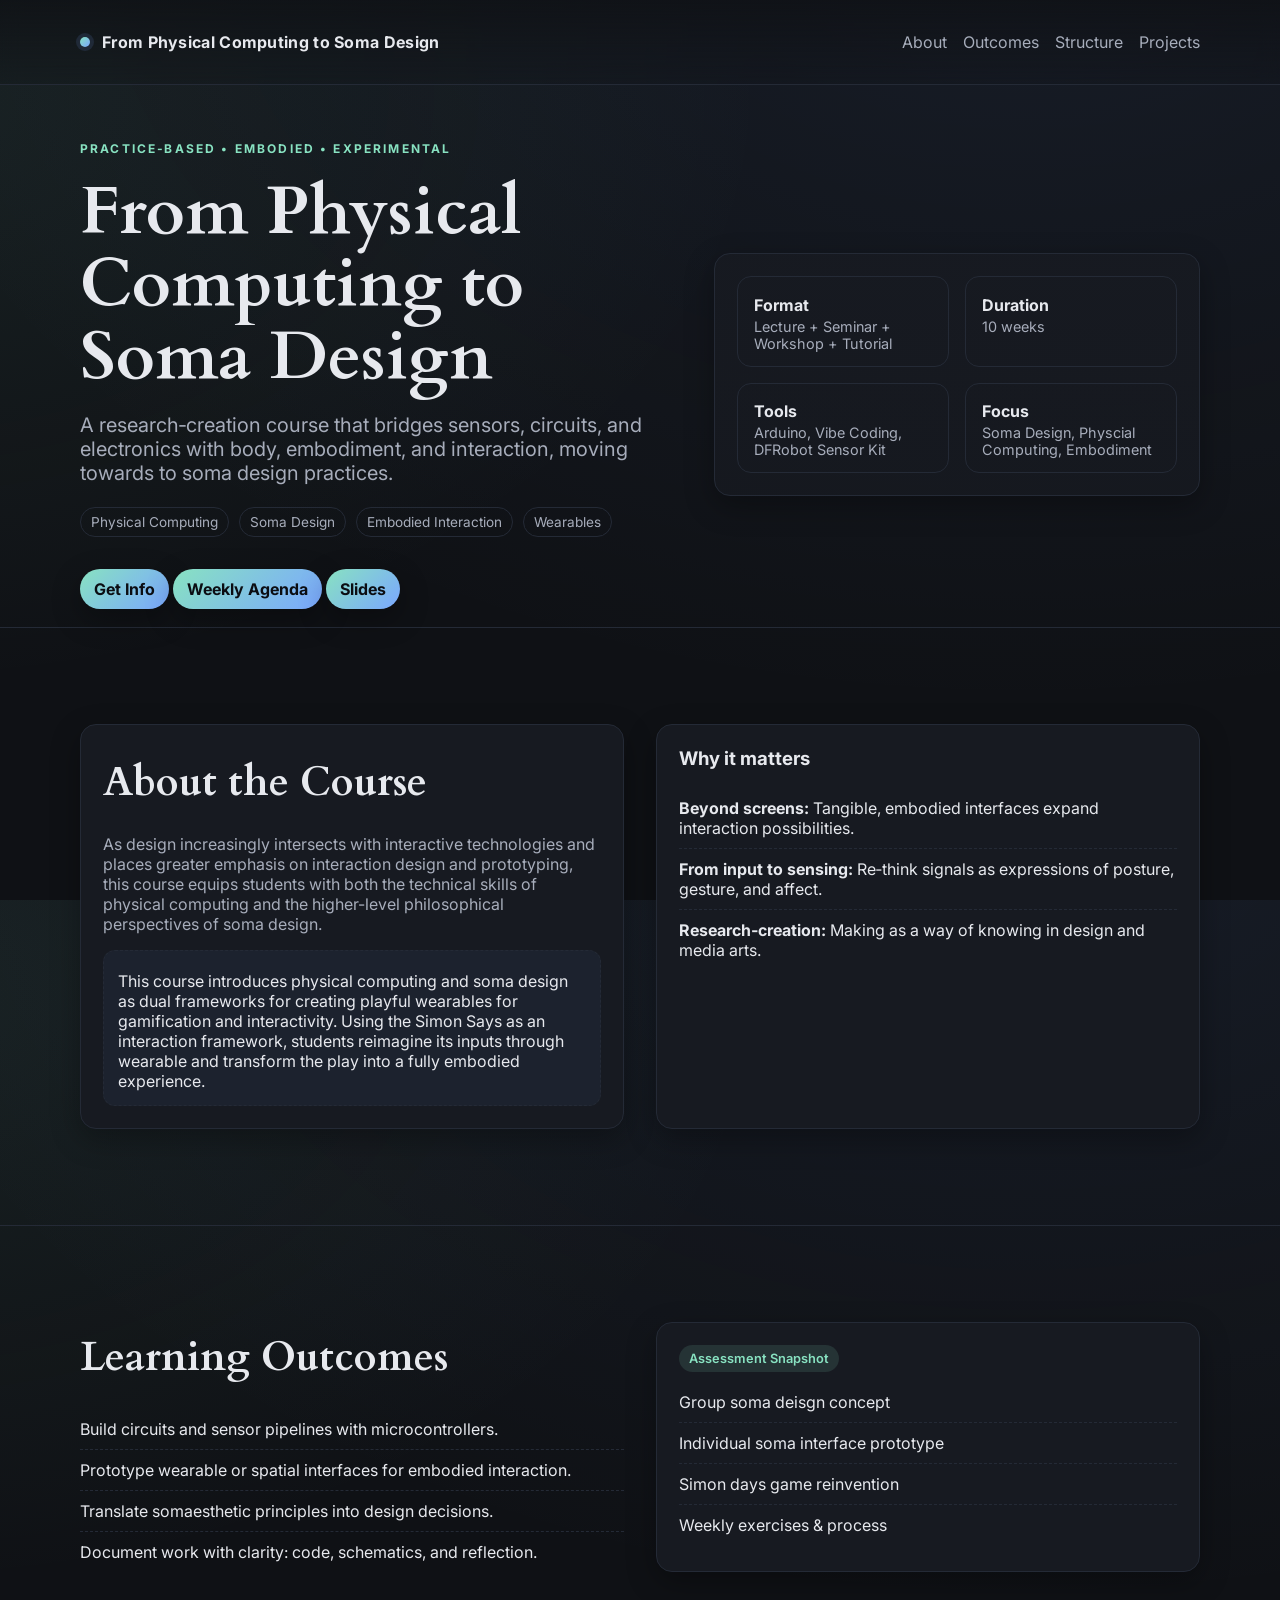
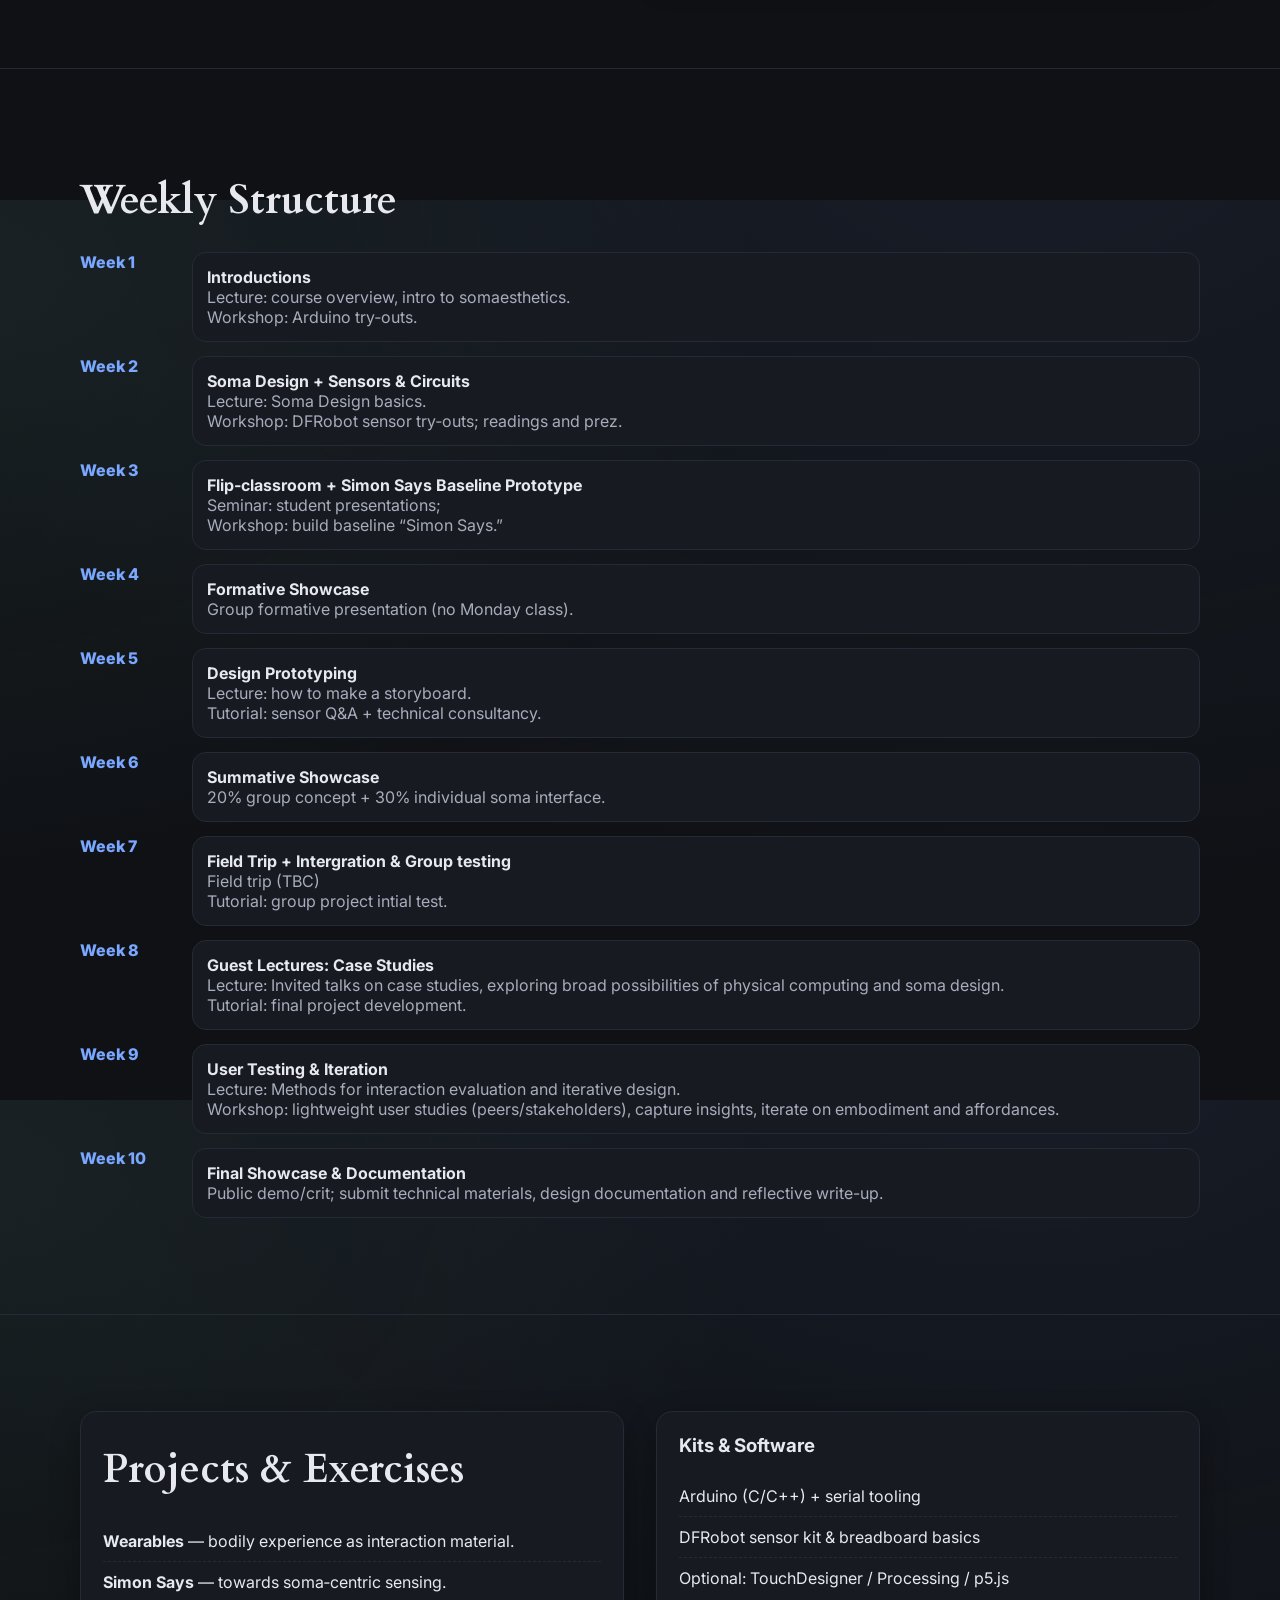
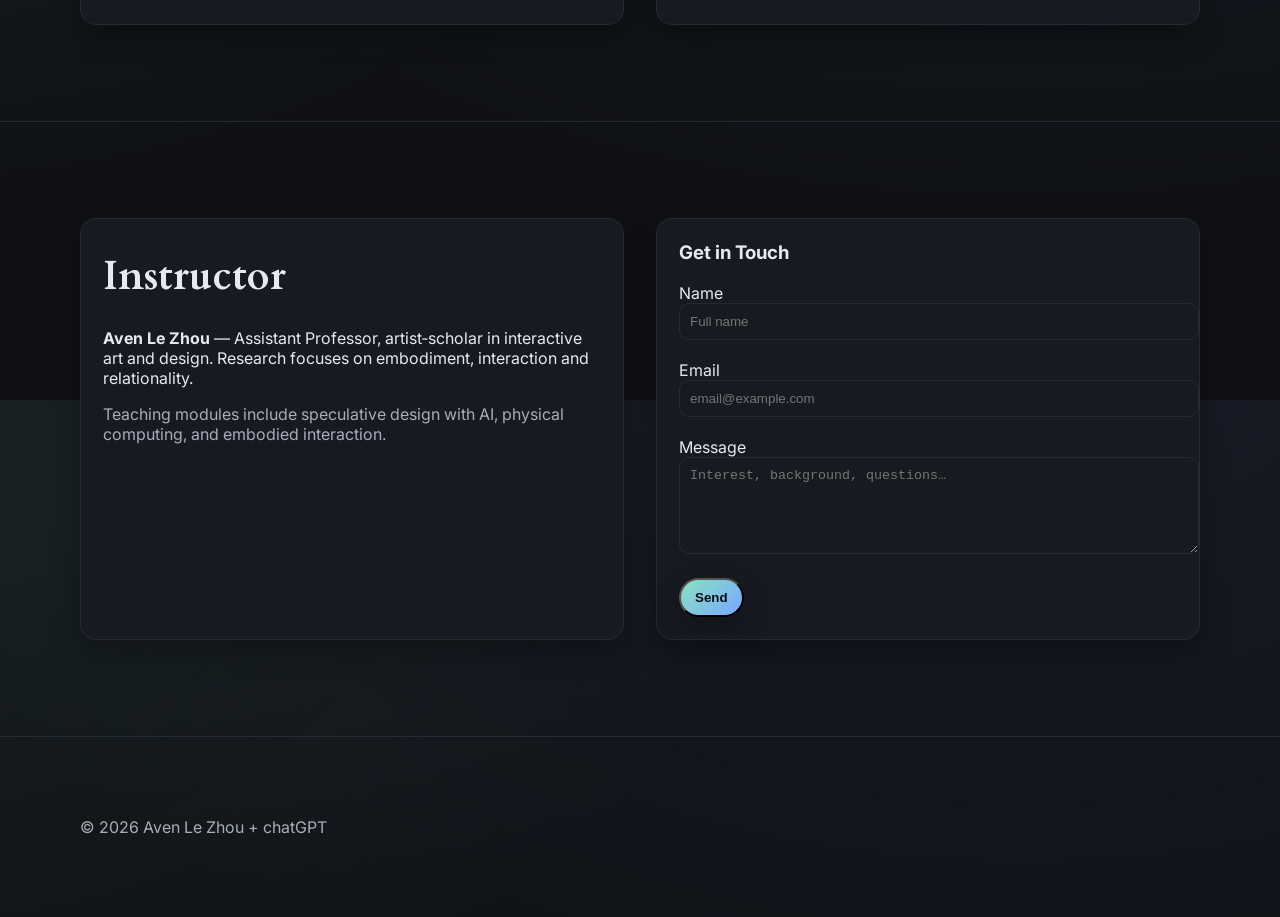
<file: index.html>
<!DOCTYPE html>
<html lang="en">
<head>
  <meta charset="utf-8" />
  <meta name="viewport" content="width=device-width, initial-scale=1" />
  <title>From Physical Computing to Soma Design — Course Landing</title>
  <meta name="description" content="A practice‑based course bridging physical computing and soma design through embodied interaction, sensors, and speculative making." />
  <link rel="preconnect" href="https://fonts.googleapis.com">
  <link rel="preconnect" href="https://fonts.gstatic.com" crossorigin>
  <link href="https://fonts.googleapis.com/css2?family=Inter:wght@300;400;600;700&family=Cardo:ital,wght@0,400;0,700;1,400&display=swap" rel="stylesheet">
  <style>
    :root{
      --bg:#0f1115;         /* page background */
      --surface:#171a21;    /* card background */
      --text:#e7e9ee;       /* primary text */
      --muted:#a7adbb;      /* secondary text */
      --brand:#88e2c1;      /* accent */
      --brand-2:#7aa7ff;    /* secondary accent */
      --line:#242a36;       /* dividers */
      --shadow: 0 10px 30px rgba(0,0,0,.3);
      --radius: 16px;
    }
    /* Optional alternate palettes
    .theme-warm { --bg:#0f0d0b; --surface:#171311; --text:#efe9e3; --muted:#b7aca2; --brand:#f4c28a; --brand-2:#ff7a7a; --line:#231e1a; }
    .theme-paper { --bg:#f7f7f5; --surface:#ffffff; --text:#1d1f24; --muted:#636a76; --brand:#1d7a6e; --brand-2:#3749a6; --line:#e9eaee; }
    .theme-neon { --bg:#0a0b0f; --surface:#0e1018; --text:#eaf2ff; --muted:#9fb1cc; --brand:#00ffd1; --brand-2:#7aa7ff; --line:#171a23; }
    */
    html,body{height:100%;}
    body{margin:0; font-family:Inter,system-ui,-apple-system,Segoe UI,Roboto,Helvetica,Arial,sans-serif; background:radial-gradient(1200px 800px at 80% -10%, rgba(122,167,255,.08), transparent), radial-gradient(900px 600px at -10% 10%, rgba(136,226,193,.08), transparent), var(--bg); color:var(--text);}
    a{color:inherit; text-decoration:none}
    .wrap{max-width:1120px; margin:0 auto; padding: clamp(16px, 3vw, 32px);}    
    /* Header */
    header{position:sticky; top:0; z-index:10; backdrop-filter: blur(10px); background: linear-gradient(to bottom, rgba(15,17,21,.8), rgba(15,17,21,.2)); border-bottom:1px solid var(--line);}    
    .nav{display:flex; align-items:center; justify-content:space-between; gap:16px}
    .brand{display:flex; align-items:center; gap:12px; font-weight:700; letter-spacing:.3px}
    .brand .dot{width:10px; height:10px; border-radius:999px; background:linear-gradient(135deg, var(--brand), var(--brand-2)); box-shadow:0 0 0 4px rgba(122,167,255,.12)}
    .nav a{color:var(--muted)}
    .cta{display:inline-flex; align-items:center; gap:8px; padding:10px 14px; border-radius:999px; background:linear-gradient(135deg, var(--brand), var(--brand-2)); color:#0b0d12; font-weight:700; box-shadow: var(--shadow)}
    /* Hero */
    .hero{display:grid; grid-template-columns: 1.1fr .9fr; gap:40px; align-items:center; padding: 56px 0 18px}
    .kicker{color:var(--brand); font-weight:700; letter-spacing:.18em; text-transform:uppercase; font-size:.75rem}
    h1{font-family: Cardo, Georgia, serif; font-size: clamp(40px, 6vw, 68px); line-height:1.06; margin:.3em 0 .2em}
    .lede{font-size: clamp(16px, 2.2vw, 20px); color:var(--muted); max-width:60ch}
    .taglist{display:flex; flex-wrap:wrap; gap:10px; margin:22px 0 32px}
    .tag{border:1px solid var(--line); color:var(--muted); padding:6px 10px; border-radius:999px; font-size:.85rem}
    .hero-card{background:linear-gradient(180deg, rgba(23,26,33,.9), rgba(23,26,33,.7)); border:1px solid var(--line); border-radius:var(--radius); padding:22px; box-shadow: var(--shadow)}
    .grid{display:grid; gap:16px; grid-template-columns: repeat(2, minmax(0, 1fr));}
    .tile{padding:14px 16px; border:1px solid var(--line); border-radius:14px;}
    .tile h4{margin:.2em 0; font-size:1rem}
    .tile p{margin:.2em 0 0; color:var(--muted); font-size:.9rem}
    /* Sections */
    section{padding:64px 0; border-top:1px solid var(--line)}
    h2{font-family: Cardo, Georgia, serif; font-size: clamp(28px, 3.5vw, 40px); margin:.2em 0 .6em}
    .two-col{display:grid; grid-template-columns: 1fr 1fr; gap:32px}
    .card{background:var(--surface); border:1px solid var(--line); border-radius:var(--radius); padding:22px; box-shadow: var(--shadow)}
    ul.clean{list-style:none; padding:0; margin:0}
    ul.clean li{padding:10px 0; border-bottom:1px dashed var(--line)}
    ul.clean li:last-child{border-bottom:none}
    .pill{display:inline-block; padding:6px 10px; border-radius:999px; background:rgba(136,226,193,.12); color:var(--brand); font-weight:600; font-size:.8rem}
    /* Timeline */
    .timeline{display:grid; gap:14px}
    .week{display:grid; grid-template-columns: 96px 1fr; gap:16px; align-items:start}
    .week .wno{font-weight:800; color:var(--brand-2)}
    .week .wbody{background:var(--surface); border:1px solid var(--line); border-radius:14px; padding:14px}
    .muted{color:var(--muted)}
    /* Footer */
    footer{padding:48px 0; border-top:1px solid var(--line); color:var(--muted)}
    /* Responsive */
    @media (max-width: 900px){ .hero{grid-template-columns: 1fr; } .two-col{grid-template-columns:1fr;} .grid{grid-template-columns:1fr;} }
  </style>
</head>
<body>
  <header>
    <div class="wrap nav">
      <div class="brand"><span class="dot"></span> From Physical Computing to Soma Design</div>
      <nav class="nav" aria-label="Primary">
        <a href="#about">About</a>
        <a href="#outcomes">Outcomes</a>
        <a href="#structure">Structure</a>
        <a href="#projects">Projects</a>
      </nav>
    </div>
  </header>

  <main>
    <!-- HERO -->
    <div class="wrap hero">
      <div>
        <div class="kicker">Practice‑based • Embodied • Experimental</div>
        <h1>From Physical Computing to Soma Design</h1>
        <p class="lede">A research‑creation course that bridges sensors, circuits, and electronics with body, embodiment, and interaction, moving towards to soma design practices.</p>
        <div class="taglist" aria-label="Keywords">
          <span class="tag">Physical Computing</span>
          <span class="tag">Soma Design</span>
          <span class="tag">Embodied Interaction</span>
          <span class="tag">Wearables</span>
        </div>
        <a id="apply" href="#contact" class="cta" aria-label="Jump to Contact">Get Info</a>
        <a id="apply" href="#structure" class="cta" aria-label="Jump to Contact">Weekly Agenda</a>
        <a id="apply" href=".\slides\index.html" class="cta" aria-label="Jump to Contact"> Slides </a>

      </div>
      <aside class="hero-card" aria-label="At‑a‑glance">
        <div class="grid">
          <div class="tile">
            <h4>Format</h4>
            <p>Lecture + Seminar + Workshop + Tutorial</p>
          </div>
          <div class="tile">
            <h4>Duration</h4>
            <p>10 weeks</p>
          </div>
          <div class="tile">
            <h4>Tools</h4>
            <p>Arduino, Vibe Coding, DFRobot Sensor Kit</p>
          </div>
          <div class="tile">
            <h4>Focus</h4>
            <p>Soma Design, Physcial Computing, Embodiment</p>
          </div>
        </div>
      </aside>
    </div>

    <!-- ABOUT / INTRO -->
    <section id="about">
      <div class="wrap two-col">
        <div class="card">
          <h2>About the Course</h2>
          <p class="muted">
            As design increasingly intersects with interactive technologies and places greater emphasis on interaction design and prototyping, this course equips students with both the technical skills of physical computing and the higher-level philosophical perspectives of soma design. 
            </p>
          <div style="border:1px dashed var(--line); border-radius:12px; padding:14px; margin-top:10px; background:rgba(122,167,255,.06)">
            <!-- <strong>INTRO PLACEHOLDER</strong> -->
            <p style="margin:.4em 0 0">
            This course introduces physical computing and soma design as dual frameworks for creating playful wearables for gamification and interactivity. Using the Simon Says as an interaction framework, students reimagine its inputs through wearable and transform the play into a fully embodied experience.
            </p>
          </div>
        </div>
        <div class="card">
          <h3 style="margin-top:0">Why it matters</h3>
          <ul class="clean">
            <li><strong>Beyond screens:</strong> Tangible, embodied interfaces expand interaction possibilities.</li>
            <li><strong>From input to sensing:</strong> Re‑think signals as expressions of posture, gesture, and affect.</li>
            <li><strong>Research‑creation:</strong> Making as a way of knowing in design and media arts.</li>
          </ul>
        </div>
      </div>
    </section>

    <!-- LEARNING OUTCOMES -->
    <section id="outcomes">
      <div class="wrap two-col">
        <div>
          <h2>Learning Outcomes</h2>
          <ul class="clean">
            <li>Build circuits and sensor pipelines with microcontrollers.</li>
            <li>Prototype wearable or spatial interfaces for embodied interaction.</li>
            <li>Translate somaesthetic principles into design decisions.</li>
            <li>Document work with clarity: code, schematics, and reflection.</li>
          </ul>
        </div>
        <div class="card">
          <span class="pill">Assessment Snapshot</span>
          <ul class="clean" style="margin-top:10px">
            <li>Group soma deisgn concept</li>
            <li>Individual soma interface prototype</li>
            <li>Simon days game reinvention</li>
            <li>Weekly exercises & process</li>
          </ul>
        </div>
      </div>
    </section>

    <!-- STRUCTURE / WEEKS -->
    <section id="structure">
      <div class="wrap">
        <h2>Weekly Structure</h2>
        <div class="timeline">
          <div class="week">
            <div class="wno">Week 1</div>
            <div class="wbody">
              <strong>Introductions</strong>
              <div class="muted">Lecture: course overview, intro to somaesthetics. </div>
              <div class="muted">Workshop: Arduino try‑outs.</div>
            </div>
          </div>
          <div class="week">
            <div class="wno">Week 2</div>
            <div class="wbody">
              <strong>Soma Design + Sensors & Circuits</strong>
              <div class="muted">Lecture: Soma Design basics. </div>
              <div class="muted">Workshop: DFRobot sensor try‑outs; readings and prez.</div>
            </div>
          </div>
          <div class="week">
            <div class="wno">Week 3</div>
            <div class="wbody">
              <strong>Flip‑classroom + Simon Says Baseline Prototype</strong>
              <div class="muted">Seminar: student presentations; </div>
              <div class="muted">Workshop: build baseline “Simon Says.”</div>
            </div>
          </div>
          <div class="week">
            <div class="wno">Week 4</div>
            <div class="wbody">
              <strong>Formative Showcase</strong>
              <div class="muted">Group formative presentation (no Monday class).</div>
            </div>
          </div>
          <div class="week">
            <div class="wno">Week 5</div>
            <div class="wbody">
              <strong>Design Prototyping</strong>
              <div class="muted">Lecture: how to make a storyboard. </div>
              <div class="muted">Tutorial: sensor Q&A + technical consultancy.</div>
            </div>
          </div>
          <div class="week">
            <div class="wno">Week 6</div>
            <div class="wbody">
              <strong>Summative Showcase</strong>
              <div class="muted">20% group concept + 30% individual soma interface.</div>
            </div>
          </div>
          <div class="week">
            <div class="wno">Week 7</div>
            <div class="wbody">
              <strong>Field Trip + Intergration & Group testing</strong>
              <div class="muted">Field trip (TBC)</div>
              <div class="muted">Tutorial: group project intial test.</div>
            </div>
          </div>
          <div class="week">
  <div class="wno">Week 8</div>
  <div class="wbody">
    <strong>Guest Lectures: Case Studies</strong>
    <div class="muted">Lecture: Invited talks on case studies, exploring broad possibilities of physical computing and soma design.</div>
    <div class="muted"> Tutorial: final project development.</div>
  </div>
</div>
<div class="week">
  <div class="wno">Week 9</div>
  <div class="wbody">
    <strong>User Testing & Iteration</strong>
    <div class="muted">Lecture: Methods for interaction evaluation and iterative design. </div>
    <div class="muted">Workshop: lightweight user studies (peers/stakeholders), capture insights, iterate on embodiment and affordances.</div>
  </div>
</div>
<div class="week">
  <div class="wno">Week 10</div>
  <div class="wbody">
    <strong>Final Showcase & Documentation</strong>
    <div class="muted">Public demo/crit; submit technical materials, design documentation and reflective write-up.</div>
  </div>
</div>
        </div>
      </div>
    </section>

    <!-- PROJECTS -->
    <section id="projects">
      <div class="wrap two-col">
        <div class="card">
          <h2>Projects & Exercises</h2>
          <ul class="clean">
            <li><strong>Wearables</strong> — bodily experience as interaction material.</li>
            <li><strong>Simon Says</strong> — towards soma‑centric sensing.</li>
          </ul>
        </div>
        <div class="card">
          <h3 style="margin-top:0">Kits & Software</h3>
          <ul class="clean">
            <li>Arduino (C/C++) + serial tooling</li>
            <li>DFRobot sensor kit & breadboard basics</li>
            <li>Optional: TouchDesigner / Processing / p5.js</li>
          </ul>
        </div>
      </div>
    </section>

    <!-- INSTRUCTOR / CONTACT -->
    <section id="contact">
      <div class="wrap two-col">
        <div class="card">
          <h2>Instructor</h2>
          <p><strong>Aven Le Zhou</strong> — Assistant Professor, artist‑scholar in interactive art and design. Research focuses on  embodiment, interaction and relationality.</p>
          <p class="muted">Teaching modules include speculative design with AI, physical computing, and embodied interaction.</p>
        </div>
        <div class="card">
          <h3 style="margin-top:0">Get in Touch</h3>
          <form action="mailto:le.zhou@xjtlu.edu.cn" method="post" enctype="text/plain" aria-label="Contact form">
  <label>
    Name<br>
    <input required type="text" name="name" placeholder="Full name"
      style="width:100%; padding:10px; border-radius:10px; border:1px solid var(--line); background:transparent; color:var(--text)">
  </label>
  <br><br>

  <label>
    Email<br>
    <input required type="email" name="email" placeholder="email@example.com"
      style="width:100%; padding:10px; border-radius:10px; border:1px solid var(--line); background:transparent; color:var(--text)">
  </label>
  <br><br>

  <label>
    Message<br>
    <textarea rows="5" name="message" placeholder="Interest, background, questions…"
      style="width:100%; padding:10px; border-radius:10px; border:1px solid var(--line); background:transparent; color:var(--text)"></textarea>
  </label>
  <br><br>

  <button class="cta" type="submit">Send</button>
</form>
        </div>
      </div>
    </section>
  </main>

  <footer>
    <div class="wrap">
      <div>© <span id="y"></span> Aven Le Zhou + chatGPT </div>
    </div>
  </footer>

  <script>
    document.getElementById('y').textContent = new Date().getFullYear();
  </script>
</body>
</html>
</file>
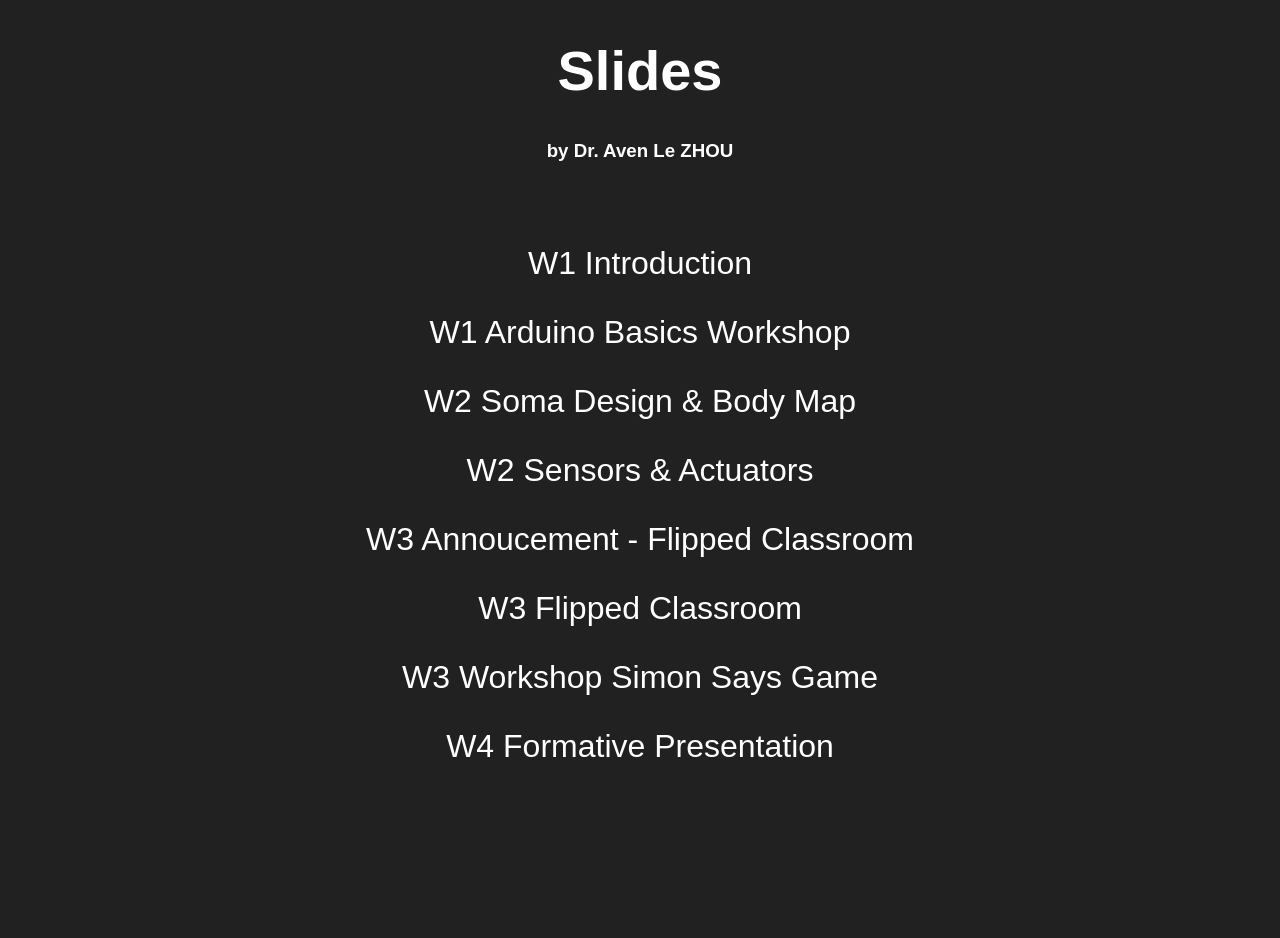
<file: slides/index.html>
<!DOCTYPE html>
<html>
<head>
	<title>Slides</title>
	<link rel="stylesheet" type="text/css" href="style.css">
</head>
<body>
	<div class="header">
		<h1 class="title">Slides</h1>
		<h3 class="subtitle">by Dr. Aven Le ZHOU</h3>
	</div>
	<div class="main">
		<p class="weblink"><a onmouseover="this.children[0].style.display = 'inline'" onmouseout="this.children[0].style.display = 'none'" class="weblink-a" href="../week_1/index.html" target="_blank"><span class="arrow">></span>W1 Introduction </a></p>
		<p class="weblink"><a onmouseover="this.children[0].style.display = 'inline'" onmouseout="this.children[0].style.display = 'none'" class="weblink-a" href="../week_1_w/index.html" target="_blank"><span class="arrow">></span>W1 Arduino Basics Workshop</a></p>
		<p class="weblink"><a onmouseover="this.children[0].style.display = 'inline'" onmouseout="this.children[0].style.display = 'none'" class="weblink-a" href="../week_2/index.html" target="_blank"><span class="arrow">></span>W2 Soma Design & Body Map</a></p>
		<p class="weblink"><a onmouseover="this.children[0].style.display = 'inline'" onmouseout="this.children[0].style.display = 'none'" class="weblink-a" href="../week_2_w/index.html" target="_blank"><span class="arrow">></span>W2 Sensors & Actuators</a></p>
		<p class="weblink"><a onmouseover="this.children[0].style.display = 'inline'" onmouseout="this.children[0].style.display = 'none'" class="weblink-a" href="../week_3_r/index.html" target="_blank"><span class="arrow">></span>W3 Annoucement - Flipped Classroom</a></p>
		<p class="weblink"><a onmouseover="this.children[0].style.display = 'inline'" onmouseout="this.children[0].style.display = 'none'" class="weblink-a" href="../week_3/index.html" target="_blank"><span class="arrow">></span>W3 Flipped Classroom</a></p>
		<p class="weblink"><a onmouseover="this.children[0].style.display = 'inline'" onmouseout="this.children[0].style.display = 'none'" class="weblink-a" href="../week_3_w/index.html" target="_blank"><span class="arrow">></span>W3 Workshop Simon Says Game</a></p>
		<p class="weblink"><a onmouseover="this.children[0].style.display = 'inline'" onmouseout="this.children[0].style.display = 'none'" class="weblink-a" href="../week_4/index.html" target="_blank"><span class="arrow">></span>W4 Formative Presentation</a></p>

		<!-- <p class="weblink"><a onmouseover="this.children[0].style.display = 'inline'" onmouseout="this.children[0].style.display = 'none'" class="weblink-a" href="https://yurikusaasuka.github.io/" target="_blank"><span class="arrow">></span>Susie's Website</a></p>
		<p class="weblink"><a onmouseover="this.children[0].style.display = 'inline'" onmouseout="this.children[0].style.display = 'none'" class="weblink-a" href="https://miffyl.github.io/" target="_blank"><span class="arrow">></span>Miffy's Website</a></p>
		<p class="weblink"><a onmouseover="this.children[0].style.display = 'inline'" onmouseout="this.children[0].style.display = 'none'" class="weblink-a" href="https://chengyang02.github.io/" target="_blank"><span class="arrow">></span>Christina's Website</a></p>
		<p class="weblink"><a onmouseover="this.children[0].style.display = 'inline'" onmouseout="this.children[0].style.display = 'none'" class="weblink-a" href="https://frankwang2003.github.io/" target="_blank"><span class="arrow">></span>Frank's Website</a></p>
		<p class="weblink"><a onmouseover="this.children[0].style.display = 'inline'" onmouseout="this.children[0].style.display = 'none'" class="weblink-a" href="https://tomhwm2001.github.io/" target="_blank"><span class="arrow">></span>Tom's Website</a></p>
		<p class="weblink"><a onmouseover="this.children[0].style.display = 'inline'" onmouseout="this.children[0].style.display = 'none'" class="weblink-a" href="https://derryq.github.io/" target="_blank"><span class="arrow">></span>Derry's Website</a></p>
		<p class="weblink"><a onmouseover="this.children[0].style.display = 'inline'" onmouseout="this.children[0].style.display = 'none'" class="weblink-a" href="https://cpyyaoyao.github.io/" target="_blank"><span class="arrow">></span>Betty's Website</a></p> -->
	</div>
</body>
</html>
</file>
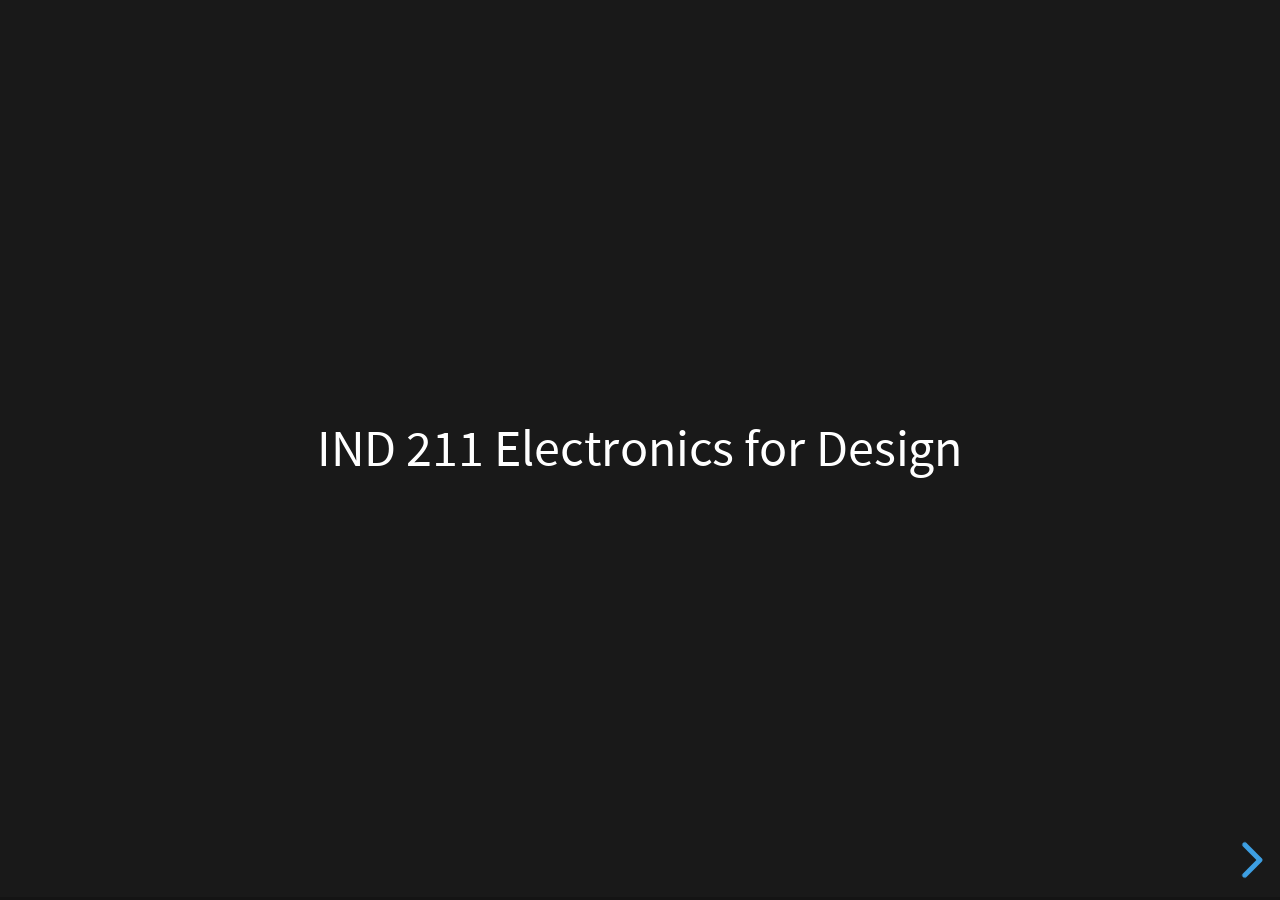
<file: _index.html>
<!doctype html>
<html lang="en">
	<head>
		<meta charset="utf-8">
		<meta name="viewport" content="width=device-width, initial-scale=1.0, maximum-scale=1.0, user-scalable=no">

		<title>reveal.js</title>

		<link rel="stylesheet" href="dist/reset.css">
		<link rel="stylesheet" href="dist/reveal.css">
		<link rel="stylesheet" href="dist/theme/black.css">

		<!-- Theme used for syntax highlighted code -->
		<link rel="stylesheet" href="plugin/highlight/monokai.css">
	</head>
	<body>
		<div class="reveal">
			<div class="slides">
				<section>IND 211 Electronics for Design</section>
				<section>From Physical Computing to Soma Design</section>
			</div>
		</div>

		<script src="dist/reveal.js"></script>
		<script src="plugin/notes/notes.js"></script>
		<script src="plugin/markdown/markdown.js"></script>
		<script src="plugin/highlight/highlight.js"></script>
		<script>
			// More info about initialization & config:
			// - https://revealjs.com/initialization/
			// - https://revealjs.com/config/
			Reveal.initialize({
				hash: true,

				// Learn about plugins: https://revealjs.com/plugins/
				plugins: [ RevealMarkdown, RevealHighlight, RevealNotes ]
			});
		</script>
	</body>
</html>
</file>
<file: slides/style.css>
body, html{
	margin: 0;
	height: 100%;
	font-family: "Helvetica", sans-serif;
	background-color: #212121;
	color: white;
}

.title, .subtitle{
	text-align: center;
}

.title{
	font-size: 3.5em;
}

.main{
	width: 75%;
	margin: auto;
	padding: 32px;
/*	background-color: rgba(255, 255, 255, 0.25);
	padding: 32px;
	border-radius: 16px;*/
}

.weblink{
	font-size: 2em;
	text-align: center;
}

a{
    color: white;
    text-decoration: none;
    margin-left: 0;
}

a:hover{
	color: black;
	background-color: white;
	font-style: italic;
	font-weight: bold;
	margin-left: 2em;
	transition: margin-left 0.5s;
	padding-right: 12px;
}

.nav{
	text-align: center;
	margin-top: 3em;
}

a.nav-link, p.nav-item{
	display: inline-block;
}

p.nav-item{
	margin: 0;
}

a.nav-link{
	margin: 12px;
}

a.nav-link:hover{
	margin-left: 12px;
	font-weight: normal;
	padding-right: 0px;
}

.arrow{
	margin: 0 12px;
	display: none;
}
</file>
<file: dist/reveal.css>
/**
 * reveal.js 5.2.0
 * https://revealjs.com
 * MIT licensed
 *
 * Copyright (C) 2011-2024 Hakim El Hattab, https://hakim.se
 */

.reveal .r-stretch,.reveal .stretch{max-width:none;max-height:none}.reveal pre.r-stretch code,.reveal pre.stretch code{height:100%;max-height:100%;box-sizing:border-box}.reveal .r-fit-text{display:inline-block;white-space:nowrap}.reveal .r-stack{display:grid;grid-template-rows:100%}.reveal .r-stack>*{grid-area:1/1;margin:auto}.reveal .r-hstack,.reveal .r-vstack{display:flex}.reveal .r-hstack img,.reveal .r-hstack video,.reveal .r-vstack img,.reveal .r-vstack video{min-width:0;min-height:0;object-fit:contain}.reveal .r-vstack{flex-direction:column;align-items:center;justify-content:center}.reveal .r-hstack{flex-direction:row;align-items:center;justify-content:center}.reveal .items-stretch{align-items:stretch}.reveal .items-start{align-items:flex-start}.reveal .items-center{align-items:center}.reveal .items-end{align-items:flex-end}.reveal .justify-between{justify-content:space-between}.reveal .justify-around{justify-content:space-around}.reveal .justify-start{justify-content:flex-start}.reveal .justify-center{justify-content:center}.reveal .justify-end{justify-content:flex-end}html.reveal-full-page{width:100%;height:100%;height:100vh;height:calc(var(--vh,1vh) * 100);height:100dvh;overflow:hidden}.reveal-viewport{height:100%;overflow:hidden;position:relative;line-height:1;margin:0;background-color:#fff;color:#000;--r-controls-spacing:12px;--r-overlay-header-height:40px;--r-overlay-margin:0px;--r-overlay-padding:6px;--r-overlay-gap:5px}@media screen and (max-width:1024px),(max-height:768px){.reveal-viewport{--r-overlay-header-height:26px}}.reveal-viewport:fullscreen{top:0!important;left:0!important;width:100%!important;height:100%!important;transform:none!important}.reveal .fragment{transition:all .2s ease}.reveal .fragment:not(.custom){opacity:0;visibility:hidden;will-change:opacity}.reveal .fragment.visible{opacity:1;visibility:inherit}.reveal .fragment.disabled{transition:none}.reveal .fragment.grow{opacity:1;visibility:inherit}.reveal .fragment.grow.visible{transform:scale(1.3)}.reveal .fragment.shrink{opacity:1;visibility:inherit}.reveal .fragment.shrink.visible{transform:scale(.7)}.reveal .fragment.zoom-in{transform:scale(.1)}.reveal .fragment.zoom-in.visible{transform:none}.reveal .fragment.fade-out{opacity:1;visibility:inherit}.reveal .fragment.fade-out.visible{opacity:0;visibility:hidden}.reveal .fragment.semi-fade-out{opacity:1;visibility:inherit}.reveal .fragment.semi-fade-out.visible{opacity:.5;visibility:inherit}.reveal .fragment.strike{opacity:1;visibility:inherit}.reveal .fragment.strike.visible{text-decoration:line-through}.reveal .fragment.fade-up{transform:translate(0,40px)}.reveal .fragment.fade-up.visible{transform:translate(0,0)}.reveal .fragment.fade-down{transform:translate(0,-40px)}.reveal .fragment.fade-down.visible{transform:translate(0,0)}.reveal .fragment.fade-right{transform:translate(-40px,0)}.reveal .fragment.fade-right.visible{transform:translate(0,0)}.reveal .fragment.fade-left{transform:translate(40px,0)}.reveal .fragment.fade-left.visible{transform:translate(0,0)}.reveal .fragment.current-visible,.reveal .fragment.fade-in-then-out{opacity:0;visibility:hidden}.reveal .fragment.current-visible.current-fragment,.reveal .fragment.fade-in-then-out.current-fragment{opacity:1;visibility:inherit}.reveal .fragment.fade-in-then-semi-out{opacity:0;visibility:hidden}.reveal .fragment.fade-in-then-semi-out.visible{opacity:.5;visibility:inherit}.reveal .fragment.fade-in-then-semi-out.current-fragment{opacity:1;visibility:inherit}.reveal .fragment.highlight-blue,.reveal .fragment.highlight-current-blue,.reveal .fragment.highlight-current-green,.reveal .fragment.highlight-current-red,.reveal .fragment.highlight-green,.reveal .fragment.highlight-red{opacity:1;visibility:inherit}.reveal .fragment.highlight-red.visible{color:#ff2c2d}.reveal .fragment.highlight-green.visible{color:#17ff2e}.reveal .fragment.highlight-blue.visible{color:#1b91ff}.reveal .fragment.highlight-current-red.current-fragment{color:#ff2c2d}.reveal .fragment.highlight-current-green.current-fragment{color:#17ff2e}.reveal .fragment.highlight-current-blue.current-fragment{color:#1b91ff}.reveal:after{content:"";font-style:italic}.reveal iframe{z-index:1}.reveal a{position:relative}@keyframes bounce-right{0%,10%,25%,40%,50%{transform:translateX(0)}20%{transform:translateX(10px)}30%{transform:translateX(-5px)}}@keyframes bounce-left{0%,10%,25%,40%,50%{transform:translateX(0)}20%{transform:translateX(-10px)}30%{transform:translateX(5px)}}@keyframes bounce-down{0%,10%,25%,40%,50%{transform:translateY(0)}20%{transform:translateY(10px)}30%{transform:translateY(-5px)}}.reveal .controls{display:none;position:absolute;top:auto;bottom:var(--r-controls-spacing);right:var(--r-controls-spacing);left:auto;z-index:11;color:#000;pointer-events:none;font-size:10px}.reveal .controls button{position:absolute;padding:0;background-color:transparent;border:0;outline:0;cursor:pointer;color:currentColor;transform:scale(.9999);transition:color .2s ease,opacity .2s ease,transform .2s ease;z-index:2;pointer-events:auto;font-size:inherit;visibility:hidden;opacity:0;-webkit-appearance:none;-webkit-tap-highlight-color:transparent}.reveal .controls .controls-arrow:after,.reveal .controls .controls-arrow:before{content:"";position:absolute;top:0;left:0;width:2.6em;height:.5em;border-radius:.25em;background-color:currentColor;transition:all .15s ease,background-color .8s ease;transform-origin:.2em 50%;will-change:transform}.reveal .controls .controls-arrow{position:relative;width:3.6em;height:3.6em}.reveal .controls .controls-arrow:before{transform:translateX(.5em) translateY(1.55em) rotate(45deg)}.reveal .controls .controls-arrow:after{transform:translateX(.5em) translateY(1.55em) rotate(-45deg)}.reveal .controls .controls-arrow:hover:before{transform:translateX(.5em) translateY(1.55em) rotate(40deg)}.reveal .controls .controls-arrow:hover:after{transform:translateX(.5em) translateY(1.55em) rotate(-40deg)}.reveal .controls .controls-arrow:active:before{transform:translateX(.5em) translateY(1.55em) rotate(36deg)}.reveal .controls .controls-arrow:active:after{transform:translateX(.5em) translateY(1.55em) rotate(-36deg)}.reveal .controls .navigate-left{right:6.4em;bottom:3.2em;transform:translateX(-10px)}.reveal .controls .navigate-left.highlight{animation:bounce-left 2s 50 both ease-out}.reveal .controls .navigate-right{right:0;bottom:3.2em;transform:translateX(10px)}.reveal .controls .navigate-right .controls-arrow{transform:rotate(180deg)}.reveal .controls .navigate-right.highlight{animation:bounce-right 2s 50 both ease-out}.reveal .controls .navigate-up{right:3.2em;bottom:6.4em;transform:translateY(-10px)}.reveal .controls .navigate-up .controls-arrow{transform:rotate(90deg)}.reveal .controls .navigate-down{right:3.2em;bottom:-1.4em;padding-bottom:1.4em;transform:translateY(10px)}.reveal .controls .navigate-down .controls-arrow{transform:rotate(-90deg)}.reveal .controls .navigate-down.highlight{animation:bounce-down 2s 50 both ease-out}.reveal .controls[data-controls-back-arrows=faded] .navigate-up.enabled{opacity:.3}.reveal .controls[data-controls-back-arrows=faded] .navigate-up.enabled:hover{opacity:1}.reveal .controls[data-controls-back-arrows=hidden] .navigate-up.enabled{opacity:0;visibility:hidden}.reveal .controls .enabled{visibility:visible;opacity:.9;cursor:pointer;transform:none}.reveal .controls .enabled.fragmented{opacity:.5}.reveal .controls .enabled.fragmented:hover,.reveal .controls .enabled:hover{opacity:1}.reveal:not(.rtl) .controls[data-controls-back-arrows=faded] .navigate-left.enabled{opacity:.3}.reveal:not(.rtl) .controls[data-controls-back-arrows=faded] .navigate-left.enabled:hover{opacity:1}.reveal:not(.rtl) .controls[data-controls-back-arrows=hidden] .navigate-left.enabled{opacity:0;visibility:hidden}.reveal.rtl .controls[data-controls-back-arrows=faded] .navigate-right.enabled{opacity:.3}.reveal.rtl .controls[data-controls-back-arrows=faded] .navigate-right.enabled:hover{opacity:1}.reveal.rtl .controls[data-controls-back-arrows=hidden] .navigate-right.enabled{opacity:0;visibility:hidden}.reveal[data-navigation-mode=linear].has-horizontal-slides .navigate-down,.reveal[data-navigation-mode=linear].has-horizontal-slides .navigate-up{display:none}.reveal:not(.has-vertical-slides) .controls .navigate-left,.reveal[data-navigation-mode=linear].has-horizontal-slides .navigate-left{bottom:1.4em;right:5.5em}.reveal:not(.has-vertical-slides) .controls .navigate-right,.reveal[data-navigation-mode=linear].has-horizontal-slides .navigate-right{bottom:1.4em;right:.5em}.reveal:not(.has-horizontal-slides) .controls .navigate-up{right:1.4em;bottom:5em}.reveal:not(.has-horizontal-slides) .controls .navigate-down{right:1.4em;bottom:.5em}.reveal.has-dark-background .controls{color:#fff}.reveal.has-light-background .controls{color:#000}.reveal.no-hover .controls .controls-arrow:active:before,.reveal.no-hover .controls .controls-arrow:hover:before{transform:translateX(.5em) translateY(1.55em) rotate(45deg)}.reveal.no-hover .controls .controls-arrow:active:after,.reveal.no-hover .controls .controls-arrow:hover:after{transform:translateX(.5em) translateY(1.55em) rotate(-45deg)}@media screen and (min-width:500px){.reveal-viewport{--r-controls-spacing:0.8em}.reveal .controls[data-controls-layout=edges]{top:0;right:0;bottom:0;left:0}.reveal .controls[data-controls-layout=edges] .navigate-down,.reveal .controls[data-controls-layout=edges] .navigate-left,.reveal .controls[data-controls-layout=edges] .navigate-right,.reveal .controls[data-controls-layout=edges] .navigate-up{bottom:auto;right:auto}.reveal .controls[data-controls-layout=edges] .navigate-left{top:50%;left:var(--r-controls-spacing);margin-top:-1.8em}.reveal .controls[data-controls-layout=edges] .navigate-right{top:50%;right:var(--r-controls-spacing);margin-top:-1.8em}.reveal .controls[data-controls-layout=edges] .navigate-up{top:var(--r-controls-spacing);left:50%;margin-left:-1.8em}.reveal .controls[data-controls-layout=edges] .navigate-down{bottom:calc(var(--r-controls-spacing) - 1.4em + .3em);left:50%;margin-left:-1.8em}}.reveal .progress{position:absolute;display:none;height:3px;width:100%;bottom:0;left:0;z-index:10;background-color:rgba(0,0,0,.2);color:#fff}.reveal .progress:after{content:"";display:block;position:absolute;height:10px;width:100%;top:-10px}.reveal .progress span{display:block;height:100%;width:100%;background-color:currentColor;transition:transform .8s cubic-bezier(.26,.86,.44,.985);transform-origin:0 0;transform:scaleX(0)}.reveal .slide-number{position:absolute;display:block;right:8px;bottom:8px;z-index:31;font-family:Helvetica,sans-serif;font-size:12px;line-height:1;color:#fff;background-color:rgba(0,0,0,.4);padding:5px}.reveal .slide-number a{color:currentColor}.reveal .slide-number-delimiter{margin:0 3px}.reveal{position:relative;width:100%;height:100%;overflow:hidden;touch-action:pinch-zoom}.reveal.embedded{touch-action:pan-y}.reveal.embedded.is-vertical-slide{touch-action:none}.reveal .slides{position:absolute;width:100%;height:100%;top:0;right:0;bottom:0;left:0;margin:auto;pointer-events:none;overflow:visible;z-index:1;text-align:center;perspective:600px;perspective-origin:50% 40%}.reveal .slides>section{perspective:600px}.reveal .slides>section,.reveal .slides>section>section{display:none;position:absolute;width:100%;pointer-events:auto;z-index:10;transform-style:flat;transition:transform-origin .8s cubic-bezier(.26,.86,.44,.985),transform .8s cubic-bezier(.26,.86,.44,.985),visibility .8s cubic-bezier(.26,.86,.44,.985),opacity .8s cubic-bezier(.26,.86,.44,.985)}.reveal[data-transition-speed=fast] .slides section{transition-duration:.4s}.reveal[data-transition-speed=slow] .slides section{transition-duration:1.2s}.reveal .slides section[data-transition-speed=fast]{transition-duration:.4s}.reveal .slides section[data-transition-speed=slow]{transition-duration:1.2s}.reveal .slides>section.stack{padding-top:0;padding-bottom:0;pointer-events:none;height:100%}.reveal .slides>section.present,.reveal .slides>section>section.present{display:block;z-index:11;opacity:1}.reveal .slides>section:empty,.reveal .slides>section>section:empty,.reveal .slides>section>section[data-background-interactive],.reveal .slides>section[data-background-interactive]{pointer-events:none}.reveal.center,.reveal.center .slides,.reveal.center .slides section{min-height:0!important}.reveal .slides>section:not(.present),.reveal .slides>section>section:not(.present){pointer-events:none}.reveal.overview .slides>section,.reveal.overview .slides>section>section{pointer-events:auto}.reveal .slides>section.future,.reveal .slides>section.future>section,.reveal .slides>section.past,.reveal .slides>section.past>section,.reveal .slides>section>section.future,.reveal .slides>section>section.past{opacity:0}.reveal .slides>section[data-transition=slide].past,.reveal .slides>section[data-transition~=slide-out].past,.reveal.slide .slides>section:not([data-transition]).past{transform:translate(-150%,0)}.reveal .slides>section[data-transition=slide].future,.reveal .slides>section[data-transition~=slide-in].future,.reveal.slide .slides>section:not([data-transition]).future{transform:translate(150%,0)}.reveal .slides>section>section[data-transition=slide].past,.reveal .slides>section>section[data-transition~=slide-out].past,.reveal.slide .slides>section>section:not([data-transition]).past{transform:translate(0,-150%)}.reveal .slides>section>section[data-transition=slide].future,.reveal .slides>section>section[data-transition~=slide-in].future,.reveal.slide .slides>section>section:not([data-transition]).future{transform:translate(0,150%)}.reveal .slides>section[data-transition=linear].past,.reveal .slides>section[data-transition~=linear-out].past,.reveal.linear .slides>section:not([data-transition]).past{transform:translate(-150%,0)}.reveal .slides>section[data-transition=linear].future,.reveal .slides>section[data-transition~=linear-in].future,.reveal.linear .slides>section:not([data-transition]).future{transform:translate(150%,0)}.reveal .slides>section>section[data-transition=linear].past,.reveal .slides>section>section[data-transition~=linear-out].past,.reveal.linear .slides>section>section:not([data-transition]).past{transform:translate(0,-150%)}.reveal .slides>section>section[data-transition=linear].future,.reveal .slides>section>section[data-transition~=linear-in].future,.reveal.linear .slides>section>section:not([data-transition]).future{transform:translate(0,150%)}.reveal .slides section[data-transition=default].stack,.reveal.default .slides section.stack{transform-style:preserve-3d}.reveal .slides>section[data-transition=default].past,.reveal .slides>section[data-transition~=default-out].past,.reveal.default .slides>section:not([data-transition]).past{transform:translate3d(-100%,0,0) rotateY(-90deg) translate3d(-100%,0,0)}.reveal .slides>section[data-transition=default].future,.reveal .slides>section[data-transition~=default-in].future,.reveal.default .slides>section:not([data-transition]).future{transform:translate3d(100%,0,0) rotateY(90deg) translate3d(100%,0,0)}.reveal .slides>section>section[data-transition=default].past,.reveal .slides>section>section[data-transition~=default-out].past,.reveal.default .slides>section>section:not([data-transition]).past{transform:translate3d(0,-300px,0) rotateX(70deg) translate3d(0,-300px,0)}.reveal .slides>section>section[data-transition=default].future,.reveal .slides>section>section[data-transition~=default-in].future,.reveal.default .slides>section>section:not([data-transition]).future{transform:translate3d(0,300px,0) rotateX(-70deg) translate3d(0,300px,0)}.reveal .slides section[data-transition=convex].stack,.reveal.convex .slides section.stack{transform-style:preserve-3d}.reveal .slides>section[data-transition=convex].past,.reveal .slides>section[data-transition~=convex-out].past,.reveal.convex .slides>section:not([data-transition]).past{transform:translate3d(-100%,0,0) rotateY(-90deg) translate3d(-100%,0,0)}.reveal .slides>section[data-transition=convex].future,.reveal .slides>section[data-transition~=convex-in].future,.reveal.convex .slides>section:not([data-transition]).future{transform:translate3d(100%,0,0) rotateY(90deg) translate3d(100%,0,0)}.reveal .slides>section>section[data-transition=convex].past,.reveal .slides>section>section[data-transition~=convex-out].past,.reveal.convex .slides>section>section:not([data-transition]).past{transform:translate3d(0,-300px,0) rotateX(70deg) translate3d(0,-300px,0)}.reveal .slides>section>section[data-transition=convex].future,.reveal .slides>section>section[data-transition~=convex-in].future,.reveal.convex .slides>section>section:not([data-transition]).future{transform:translate3d(0,300px,0) rotateX(-70deg) translate3d(0,300px,0)}.reveal .slides section[data-transition=concave].stack,.reveal.concave .slides section.stack{transform-style:preserve-3d}.reveal .slides>section[data-transition=concave].past,.reveal .slides>section[data-transition~=concave-out].past,.reveal.concave .slides>section:not([data-transition]).past{transform:translate3d(-100%,0,0) rotateY(90deg) translate3d(-100%,0,0)}.reveal .slides>section[data-transition=concave].future,.reveal .slides>section[data-transition~=concave-in].future,.reveal.concave .slides>section:not([data-transition]).future{transform:translate3d(100%,0,0) rotateY(-90deg) translate3d(100%,0,0)}.reveal .slides>section>section[data-transition=concave].past,.reveal .slides>section>section[data-transition~=concave-out].past,.reveal.concave .slides>section>section:not([data-transition]).past{transform:translate3d(0,-80%,0) rotateX(-70deg) translate3d(0,-80%,0)}.reveal .slides>section>section[data-transition=concave].future,.reveal .slides>section>section[data-transition~=concave-in].future,.reveal.concave .slides>section>section:not([data-transition]).future{transform:translate3d(0,80%,0) rotateX(70deg) translate3d(0,80%,0)}.reveal .slides section[data-transition=zoom],.reveal.zoom .slides section:not([data-transition]){transition-timing-function:ease}.reveal .slides>section[data-transition=zoom].past,.reveal .slides>section[data-transition~=zoom-out].past,.reveal.zoom .slides>section:not([data-transition]).past{visibility:hidden;transform:scale(16)}.reveal .slides>section[data-transition=zoom].future,.reveal .slides>section[data-transition~=zoom-in].future,.reveal.zoom .slides>section:not([data-transition]).future{visibility:hidden;transform:scale(.2)}.reveal .slides>section>section[data-transition=zoom].past,.reveal .slides>section>section[data-transition~=zoom-out].past,.reveal.zoom .slides>section>section:not([data-transition]).past{transform:scale(16)}.reveal .slides>section>section[data-transition=zoom].future,.reveal .slides>section>section[data-transition~=zoom-in].future,.reveal.zoom .slides>section>section:not([data-transition]).future{transform:scale(.2)}.reveal.cube .slides{perspective:1300px}.reveal.cube .slides section{padding:30px;min-height:700px;backface-visibility:hidden;box-sizing:border-box;transform-style:preserve-3d}.reveal.center.cube .slides section{min-height:0}.reveal.cube .slides section:not(.stack):before{content:"";position:absolute;display:block;width:100%;height:100%;left:0;top:0;background:rgba(0,0,0,.1);border-radius:4px;transform:translateZ(-20px)}.reveal.cube .slides section:not(.stack):after{content:"";position:absolute;display:block;width:90%;height:30px;left:5%;bottom:0;background:0 0;z-index:1;border-radius:4px;box-shadow:0 95px 25px rgba(0,0,0,.2);transform:translateZ(-90px) rotateX(65deg)}.reveal.cube .slides>section.stack{padding:0;background:0 0}.reveal.cube .slides>section.past{transform-origin:100% 0;transform:translate3d(-100%,0,0) rotateY(-90deg)}.reveal.cube .slides>section.future{transform-origin:0 0;transform:translate3d(100%,0,0) rotateY(90deg)}.reveal.cube .slides>section>section.past{transform-origin:0 100%;transform:translate3d(0,-100%,0) rotateX(90deg)}.reveal.cube .slides>section>section.future{transform-origin:0 0;transform:translate3d(0,100%,0) rotateX(-90deg)}.reveal.page .slides{perspective-origin:0 50%;perspective:3000px}.reveal.page .slides section{padding:30px;min-height:700px;box-sizing:border-box;transform-style:preserve-3d}.reveal.page .slides section.past{z-index:12}.reveal.page .slides section:not(.stack):before{content:"";position:absolute;display:block;width:100%;height:100%;left:0;top:0;background:rgba(0,0,0,.1);transform:translateZ(-20px)}.reveal.page .slides section:not(.stack):after{content:"";position:absolute;display:block;width:90%;height:30px;left:5%;bottom:0;background:0 0;z-index:1;border-radius:4px;box-shadow:0 95px 25px rgba(0,0,0,.2);transform:translateZ(-90px) rotateX(65deg)}.reveal.page .slides>section.stack{padding:0;background:0 0}.reveal.page .slides>section.past{transform-origin:0 0;transform:translate3d(-40%,0,0) rotateY(-80deg)}.reveal.page .slides>section.future{transform-origin:100% 0;transform:translate3d(0,0,0)}.reveal.page .slides>section>section.past{transform-origin:0 0;transform:translate3d(0,-40%,0) rotateX(80deg)}.reveal.page .slides>section>section.future{transform-origin:0 100%;transform:translate3d(0,0,0)}.reveal .slides section[data-transition=fade],.reveal.fade .slides section:not([data-transition]),.reveal.fade .slides>section>section:not([data-transition]){transform:none;transition:opacity .5s}.reveal.fade.overview .slides section,.reveal.fade.overview .slides>section>section{transition:none}.reveal .slides section[data-transition=none],.reveal.none .slides section:not([data-transition]){transform:none;transition:none}.reveal .pause-overlay{position:absolute;top:0;left:0;width:100%;height:100%;background:#000;visibility:hidden;opacity:0;z-index:100;transition:all 1s ease}.reveal .pause-overlay .resume-button{position:absolute;bottom:20px;right:20px;color:#ccc;border-radius:2px;padding:6px 14px;border:2px solid #ccc;font-size:16px;background:0 0;cursor:pointer}.reveal .pause-overlay .resume-button:hover{color:#fff;border-color:#fff}.reveal.paused .pause-overlay{visibility:visible;opacity:1}.reveal .no-transition,.reveal .no-transition *,.reveal .slides.disable-slide-transitions section{transition:none!important}.reveal .slides.disable-slide-transitions section{transform:none!important}.reveal .backgrounds{position:absolute;width:100%;height:100%;top:0;left:0;perspective:600px}.reveal .slide-background{display:none;position:absolute;width:100%;height:100%;opacity:0;visibility:hidden;overflow:hidden;background-color:rgba(0,0,0,0);transition:all .8s cubic-bezier(.26,.86,.44,.985)}.reveal .slide-background-content{position:absolute;width:100%;height:100%;background-position:50% 50%;background-repeat:no-repeat;background-size:cover}.reveal .slide-background.stack{display:block}.reveal .slide-background.present{opacity:1;visibility:visible;z-index:2}.print-pdf .reveal .slide-background{opacity:1!important;visibility:visible!important}.reveal .slide-background video{position:absolute;width:100%;height:100%;max-width:none;max-height:none;top:0;left:0;object-fit:cover}.reveal .slide-background[data-background-size=contain] video{object-fit:contain}.reveal>.backgrounds .slide-background[data-background-transition=none],.reveal[data-background-transition=none]>.backgrounds .slide-background:not([data-background-transition]){transition:none}.reveal>.backgrounds .slide-background[data-background-transition=slide],.reveal[data-background-transition=slide]>.backgrounds .slide-background:not([data-background-transition]){opacity:1}.reveal>.backgrounds .slide-background.past[data-background-transition=slide],.reveal[data-background-transition=slide]>.backgrounds .slide-background.past:not([data-background-transition]){transform:translate(-100%,0)}.reveal>.backgrounds .slide-background.future[data-background-transition=slide],.reveal[data-background-transition=slide]>.backgrounds .slide-background.future:not([data-background-transition]){transform:translate(100%,0)}.reveal>.backgrounds .slide-background>.slide-background.past[data-background-transition=slide],.reveal[data-background-transition=slide]>.backgrounds .slide-background>.slide-background.past:not([data-background-transition]){transform:translate(0,-100%)}.reveal>.backgrounds .slide-background>.slide-background.future[data-background-transition=slide],.reveal[data-background-transition=slide]>.backgrounds .slide-background>.slide-background.future:not([data-background-transition]){transform:translate(0,100%)}.reveal>.backgrounds .slide-background.past[data-background-transition=convex],.reveal[data-background-transition=convex]>.backgrounds .slide-background.past:not([data-background-transition]){opacity:0;transform:translate3d(-100%,0,0) rotateY(-90deg) translate3d(-100%,0,0)}.reveal>.backgrounds .slide-background.future[data-background-transition=convex],.reveal[data-background-transition=convex]>.backgrounds .slide-background.future:not([data-background-transition]){opacity:0;transform:translate3d(100%,0,0) rotateY(90deg) translate3d(100%,0,0)}.reveal>.backgrounds .slide-background>.slide-background.past[data-background-transition=convex],.reveal[data-background-transition=convex]>.backgrounds .slide-background>.slide-background.past:not([data-background-transition]){opacity:0;transform:translate3d(0,-100%,0) rotateX(90deg) translate3d(0,-100%,0)}.reveal>.backgrounds .slide-background>.slide-background.future[data-background-transition=convex],.reveal[data-background-transition=convex]>.backgrounds .slide-background>.slide-background.future:not([data-background-transition]){opacity:0;transform:translate3d(0,100%,0) rotateX(-90deg) translate3d(0,100%,0)}.reveal>.backgrounds .slide-background.past[data-background-transition=concave],.reveal[data-background-transition=concave]>.backgrounds .slide-background.past:not([data-background-transition]){opacity:0;transform:translate3d(-100%,0,0) rotateY(90deg) translate3d(-100%,0,0)}.reveal>.backgrounds .slide-background.future[data-background-transition=concave],.reveal[data-background-transition=concave]>.backgrounds .slide-background.future:not([data-background-transition]){opacity:0;transform:translate3d(100%,0,0) rotateY(-90deg) translate3d(100%,0,0)}.reveal>.backgrounds .slide-background>.slide-background.past[data-background-transition=concave],.reveal[data-background-transition=concave]>.backgrounds .slide-background>.slide-background.past:not([data-background-transition]){opacity:0;transform:translate3d(0,-100%,0) rotateX(-90deg) translate3d(0,-100%,0)}.reveal>.backgrounds .slide-background>.slide-background.future[data-background-transition=concave],.reveal[data-background-transition=concave]>.backgrounds .slide-background>.slide-background.future:not([data-background-transition]){opacity:0;transform:translate3d(0,100%,0) rotateX(90deg) translate3d(0,100%,0)}.reveal>.backgrounds .slide-background[data-background-transition=zoom],.reveal[data-background-transition=zoom]>.backgrounds .slide-background:not([data-background-transition]){transition-timing-function:ease}.reveal>.backgrounds .slide-background.past[data-background-transition=zoom],.reveal[data-background-transition=zoom]>.backgrounds .slide-background.past:not([data-background-transition]){opacity:0;visibility:hidden;transform:scale(16)}.reveal>.backgrounds .slide-background.future[data-background-transition=zoom],.reveal[data-background-transition=zoom]>.backgrounds .slide-background.future:not([data-background-transition]){opacity:0;visibility:hidden;transform:scale(.2)}.reveal>.backgrounds .slide-background>.slide-background.past[data-background-transition=zoom],.reveal[data-background-transition=zoom]>.backgrounds .slide-background>.slide-background.past:not([data-background-transition]){opacity:0;visibility:hidden;transform:scale(16)}.reveal>.backgrounds .slide-background>.slide-background.future[data-background-transition=zoom],.reveal[data-background-transition=zoom]>.backgrounds .slide-background>.slide-background.future:not([data-background-transition]){opacity:0;visibility:hidden;transform:scale(.2)}.reveal[data-transition-speed=fast]>.backgrounds .slide-background{transition-duration:.4s}.reveal[data-transition-speed=slow]>.backgrounds .slide-background{transition-duration:1.2s}.reveal [data-auto-animate-target^=unmatched]{will-change:opacity}.reveal section[data-auto-animate]:not(.stack):not([data-auto-animate=running]) [data-auto-animate-target^=unmatched]{opacity:0}.reveal.overview{perspective-origin:50% 50%;perspective:700px}.reveal.overview .slides section{height:100%;top:0!important;opacity:1!important;overflow:hidden;visibility:visible!important;cursor:pointer;box-sizing:border-box}.reveal.overview .slides section.present,.reveal.overview .slides section:hover{outline:10px solid rgba(150,150,150,.6);outline-offset:10px}.reveal.overview .slides section.present{outline:10px solid var(--r-link-color)}.reveal.overview .slides section .fragment{opacity:1;transition:none}.reveal.overview .slides section:after,.reveal.overview .slides section:before{display:none!important}.reveal.overview .slides>section.stack{padding:0;top:0!important;background:0 0;outline:0;overflow:visible}.reveal.overview .backgrounds{perspective:inherit}.reveal.overview .backgrounds .slide-background{opacity:1;visibility:visible;outline:10px solid rgba(150,150,150,.1);outline-offset:10px}.reveal.overview .backgrounds .slide-background.stack{overflow:visible}.reveal.overview .slides section,.reveal.overview-deactivating .slides section{transition:none}.reveal.overview .backgrounds .slide-background,.reveal.overview-deactivating .backgrounds .slide-background{transition:none}.reveal.rtl .slides,.reveal.rtl .slides h1,.reveal.rtl .slides h2,.reveal.rtl .slides h3,.reveal.rtl .slides h4,.reveal.rtl .slides h5,.reveal.rtl .slides h6{direction:rtl;font-family:sans-serif}.reveal.rtl code,.reveal.rtl pre{direction:ltr}.reveal.rtl ol,.reveal.rtl ul{text-align:right}.reveal.rtl .progress span{transform-origin:100% 0}.reveal.has-parallax-background .backgrounds{transition:all .8s ease}.reveal.has-parallax-background[data-transition-speed=fast] .backgrounds{transition-duration:.4s}.reveal.has-parallax-background[data-transition-speed=slow] .backgrounds{transition-duration:1.2s}@keyframes fade-in{from{opacity:0}to{opacity:1}}@keyframes scale-up{from{transform:scale(.95)}to{transform:scale(1)}}.reveal [data-preview-image],.reveal [data-preview-link]:not(a):not([data-preview-link=false]),.reveal [data-preview-video]{cursor:zoom-in}.r-overlay{position:absolute;top:var(--r-overlay-margin);right:var(--r-overlay-margin);bottom:var(--r-overlay-margin);left:var(--r-overlay-margin);border-radius:min(var(--r-overlay-margin),6px);z-index:99;background:rgba(0,0,0,.95);-webkit-backdrop-filter:blur(10px);backdrop-filter:blur(10px);transition:all .3s ease;color:#fff;animation:fade-in .3s ease;font-family:ui-sans-serif,system-ui,-apple-system,Helvetica,sans-serif}.r-overlay-viewport{position:absolute;top:var(--r-overlay-padding);right:var(--r-overlay-padding);bottom:var(--r-overlay-padding);left:var(--r-overlay-padding);gap:var(--r-overlay-gap);display:flex;flex-direction:column}.r-overlay-header{display:flex;z-index:2;box-sizing:border-box;align-items:center;justify-content:flex-end;height:var(--r-overlay-header-height);gap:6px}.r-overlay-header .r-overlay-button{all:unset;display:flex;align-items:center;justify-content:center;min-width:var(--r-overlay-header-height);min-height:var(--r-overlay-header-height);padding:0 calc(var(--r-overlay-header-height)/ 4);opacity:1;border-radius:6px;font-size:18px;gap:8px;cursor:pointer;box-sizing:border-box}.r-overlay-header .r-overlay-button:hover{opacity:1;background-color:rgba(255,255,255,.15)}.r-overlay-header .icon{display:inline-block;width:20px;height:20px;background-position:50% 50%;background-size:100%;background-repeat:no-repeat}.r-overlay-close .icon{background-image:url([data-uri])}.r-overlay-external .icon{background-image:url([data-uri])}.r-overlay-content{position:relative;display:grid;place-items:center;border-radius:6px;overflow:hidden;flex-grow:1;background-color:rgba(20,20,20,.8);animation:scale-up .5s cubic-bezier(.26,.86,.44,.985)}.r-overlay-spinner{position:absolute;display:block;top:50%;left:50%;width:32px;height:32px;margin:-16px 0 0 -16px;z-index:10;background-image:url([data-uri]%2F%2F%2F6%2Bvr8nJybW1tcDAwOjo6Nvb26ioqKOjo7Ozs%2FLy8vz8%2FAAAAAAAAAAAACH%2FC05FVFNDQVBFMi4wAwEAAAAh%2FhpDcmVhdGVkIHdpdGggYWpheGxvYWQuaW5mbwAh%[base64]%2FV%2FnmOM82XiHRLYKhKP1oZmADdEAAAh%2BQQJCgAAACwAAAAAIAAgAAAE6hDISWlZpOrNp1lGNRSdRpDUolIGw5RUYhhHukqFu8DsrEyqnWThGvAmhVlteBvojpTDDBUEIFwMFBRAmBkSgOrBFZogCASwBDEY%2FCZSg7GSE0gSCjQBMVG023xWBhklAnoEdhQEfyNqMIcKjhRsjEdnezB%2BA4k8gTwJhFuiW4dokXiloUepBAp5qaKpp6%2BHo7aWW54wl7obvEe0kRuoplCGepwSx2jJvqHEmGt6whJpGpfJCHmOoNHKaHx61WiSR92E4lbFoq%2BB6QDtuetcaBPnW6%2BO7wDHpIiK9SaVK5GgV543tzjgGcghAgAh%[base64]%2B%2BG%2Bw48edZPK%2BM6hLJpQg484enXIdQFSS1u6UhksENEQAAIfkECQoAAAAsAAAAACAAIAAABOcQyEmpGKLqzWcZRVUQnZYg1aBSh2GUVEIQ2aQOE%2BG%2BcD4ntpWkZQj1JIiZIogDFFyHI0UxQwFugMSOFIPJftfVAEoZLBbcLEFhlQiqGp1Vd140AUklUN3eCA51C1EWMzMCezCBBmkxVIVHBWd3HHl9JQOIJSdSnJ0TDKChCwUJjoWMPaGqDKannasMo6WnM562R5YluZRwur0wpgqZE7NKUm%2BFNRPIhjBJxKZteWuIBMN4zRMIVIhffcgojwCF117i4nlLnY5ztRLsnOk%2BaV%2BoJY7V7m76PdkS4trKcdg0Zc0tTcKkRAAAIfkECQoAAAAsAAAAACAAIAAABO4QyEkpKqjqzScpRaVkXZWQEximw1BSCUEIlDohrft6cpKCk5xid5MNJTaAIkekKGQkWyKHkvhKsR7ARmitkAYDYRIbUQRQjWBwJRzChi9CRlBcY1UN4g0%[base64]%[base64]%2BE71SRQeyqUToLA7VxF0JDyIQh%2FMVVPMt1ECZlfcjZJ9mIKoaTl1MRIl5o4CUKXOwmyrCInCKqcWtvadL2SYhyASyNDJ0uIiRMDjI0Fd30%2FiI2UA5GSS5UDj2l6NoqgOgN4gksEBgYFf0FDqKgHnyZ9OX8HrgYHdHpcHQULXAS2qKpENRg7eAMLC7kTBaixUYFkKAzWAAnLC7FLVxLWDBLKCwaKTULgEwbLA4hJtOkSBNqITT3xEgfLpBtzE%2FjiuL04RGEBgwWhShRgQExHBAAh%2BQQJCgAAACwAAAAAIAAgAAAE7xDISWlSqerNpyJKhWRdlSAVoVLCWk6JKlAqAavhO9UkUHsqlE6CwO1cRdCQ8iEIfzFVTzLdRAmZX3I2SfZiCqGk5dTESJeaOAlClzsJsqwiJwiqnFrb2nS9kmIcgEsjQydLiIlHehhpejaIjzh9eomSjZR%[base64]%2BE71SRQeyqUToLA7VxF0JDyIQh%[base64]%2BE71SRQeyqUToLA7VxF0JDyIQh%2FMVVPMt1ECZlfcjZJ9mIKoaTl1MRIl5o4CUKXOwmyrCInCKqcWtvadL2SYhyASyNDJ0uIiUd6GAULDJCRiXo1CpGXDJOUjY%2BYip9DhToJA4RBLwMLCwVDfRgbBAaqqoZ1XBMHswsHtxtFaH1iqaoGNgAIxRpbFAgfPQSqpbgGBqUD1wBXeCYp1AYZ19JJOYgH1KwA4UBvQwXUBxPqVD9L3sbp2BNk2xvvFPJd%2BMFCN6HAAIKgNggY0KtEBAAh%[base64]%2BvsYMDAzZQPC9VCNkDWUhGkuE5PxJNwiUK4UfLzOlD4WvzAHaoG9nxPi5d%2BjYUqfAhhykOFwJWiAAAIfkECQoAAAAsAAAAACAAIAAABPAQyElpUqnqzaciSoVkXVUMFaFSwlpOCcMYlErAavhOMnNLNo8KsZsMZItJEIDIFSkLGQoQTNhIsFehRww2CQLKF0tYGKYSg%2BygsZIuNqJksKgbfgIGepNo2cIUB3V1B3IvNiBYNQaDSTtfhhx0CwVPI0UJe0%2Bbm4g5VgcGoqOcnjmjqDSdnhgEoamcsZuXO1aWQy8KAwOAuTYYGwi7w5h%2BKr0SJ8MFihpNbx%2B4Erq7BYBuzsdiH1jCAzoSfl0rVirNbRXlBBlLX%2BBP0XJLAPGzTkAuAOqb0WT5AH7OcdCm5B8TgRwSRKIHQtaLCwg1RAAAOwAAAAAAAAAAAA%3D%3D);visibility:hidden;opacity:0}.r-overlay-preview .r-overlay-content iframe{width:100%;height:100%;max-width:100%;max-height:100%;border:0;opacity:0;visibility:hidden;transition:all .3s ease}.r-overlay-preview[data-state=loaded] iframe{opacity:1;visibility:visible}.r-overlay-preview .r-overlay-content img,.r-overlay-preview .r-overlay-content video{position:absolute;max-width:100%;max-height:100%;width:100%;height:100%;margin:0;object-fit:scale-down}.r-overlay-preview[data-preview-fit=none] img,.r-overlay-preview[data-preview-fit=none] video{object-fit:none}.r-overlay-preview[data-preview-fit=scale-down] img,.r-overlay-preview[data-preview-fit=scale-down] video{object-fit:scale-down}.r-overlay-preview[data-preview-fit=contain] img,.r-overlay-preview[data-preview-fit=contain] video{object-fit:contain}.r-overlay-preview[data-preview-fit=cover] img,.r-overlay-preview[data-preview-fit=cover] video{object-fit:cover}.r-overlay-preview[data-state=loaded] .r-overlay-content-inner{position:absolute;z-index:-1;left:0;top:45%;width:100%;text-align:center;letter-spacing:normal}.r-overlay-preview .r-overlay-error{font-size:18px;color:orange}.r-overlay-preview .x-frame-error{opacity:0;transition:opacity .3s ease .3s}.r-overlay-preview[data-state=loaded] .x-frame-error{opacity:1}.r-overlay-preview[data-state=loading] .r-overlay-spinner{opacity:.6;visibility:visible}.r-overlay-help .r-overlay-content{overflow:auto}.r-overlay-help-content{max-width:560px;padding:20px 0;margin:auto;text-align:center;letter-spacing:normal}.r-overlay-help-content .title{font-size:20px;margin-top:0}.r-overlay-help .r-overlay-help-content table{border:1px solid #fff;border-collapse:collapse;font-size:16px;text-align:left}.r-overlay-help .r-overlay-help-content table td,.r-overlay-help .r-overlay-help-content table th{width:240px;padding:14px;border:1px solid #fff;vertical-align:middle}.r-overlay-help .r-overlay-help-content table th{padding-top:20px;padding-bottom:20px}.reveal .playback{position:absolute;left:15px;bottom:20px;z-index:30;cursor:pointer;transition:all .4s ease;-webkit-tap-highlight-color:transparent}.reveal.overview .playback{opacity:0;visibility:hidden}.reveal .hljs{min-height:100%}.reveal .hljs table{margin:initial}.reveal .hljs-ln-code,.reveal .hljs-ln-numbers{padding:0;border:0}.reveal .hljs-ln-numbers{opacity:.6;padding-right:.75em;text-align:right;vertical-align:top}.reveal .hljs.has-highlights tr:not(.highlight-line){opacity:.4}.reveal .hljs.has-highlights.fragment{transition:all .2s ease}.reveal .hljs:not(:first-child).fragment{position:absolute;top:0;left:0;width:100%;box-sizing:border-box}.reveal pre[data-auto-animate-target]{overflow:hidden}.reveal pre[data-auto-animate-target] code{height:100%}.reveal .roll{display:inline-block;line-height:1.2;overflow:hidden;vertical-align:top;perspective:400px;perspective-origin:50% 50%}.reveal .roll:hover{background:0 0;text-shadow:none}.reveal .roll span{display:block;position:relative;padding:0 2px;pointer-events:none;transition:all .4s ease;transform-origin:50% 0;transform-style:preserve-3d;backface-visibility:hidden}.reveal .roll:hover span{background:rgba(0,0,0,.5);transform:translate3d(0,0,-45px) rotateX(90deg)}.reveal .roll span:after{content:attr(data-title);display:block;position:absolute;left:0;top:0;padding:0 2px;backface-visibility:hidden;transform-origin:50% 0;transform:translate3d(0,110%,0) rotateX(-90deg)}.reveal aside.notes{display:none}.reveal .speaker-notes{display:none;position:absolute;width:33.3333333333%;height:100%;top:0;left:100%;padding:14px 18px 14px 18px;z-index:1;font-size:18px;line-height:1.4;border:1px solid rgba(0,0,0,.05);color:#222;background-color:#f5f5f5;overflow:auto;box-sizing:border-box;text-align:left;font-family:Helvetica,sans-serif;-webkit-overflow-scrolling:touch}.reveal .speaker-notes .notes-placeholder{color:#ccc;font-style:italic}.reveal .speaker-notes:focus{outline:0}.reveal .speaker-notes:before{content:"Speaker notes";display:block;margin-bottom:10px;opacity:.5}.reveal.show-notes{max-width:75%;overflow:visible}.reveal.show-notes .speaker-notes{display:block}@media screen and (min-width:1600px){.reveal .speaker-notes{font-size:20px}}@media screen and (max-width:1024px){.reveal.show-notes{border-left:0;max-width:none;max-height:70%;max-height:70vh;overflow:visible}.reveal.show-notes .speaker-notes{top:100%;left:0;width:100%;height:30vh;border:0}}@media screen and (max-width:600px){.reveal.show-notes{max-height:60%;max-height:60vh}.reveal.show-notes .speaker-notes{top:100%;height:40vh}.reveal .speaker-notes{font-size:14px}}.reveal .jump-to-slide{position:absolute;top:15px;left:15px;z-index:30;font-size:32px;-webkit-tap-highlight-color:transparent}.reveal .jump-to-slide-input{background:0 0;padding:8px;font-size:inherit;color:currentColor;border:0}.reveal .jump-to-slide-input::placeholder{color:currentColor;opacity:.5}.reveal.has-dark-background .jump-to-slide-input{color:#fff}.reveal.has-light-background .jump-to-slide-input{color:#222}.reveal .jump-to-slide-input:focus{outline:0}.zoomed .reveal *,.zoomed .reveal :after,.zoomed .reveal :before{backface-visibility:visible!important}.zoomed .reveal .controls,.zoomed .reveal .progress{opacity:0}.zoomed .reveal .roll span{background:0 0}.zoomed .reveal .roll span:after{visibility:hidden}.reveal-viewport.loading-scroll-mode{visibility:hidden}.reveal-viewport.reveal-scroll{margin:0 auto;overflow:auto;overflow-x:hidden;overflow-y:auto;z-index:1;--r-scrollbar-width:7px;--r-scrollbar-trigger-size:5px;--r-controls-spacing:8px}@media screen and (max-width:500px){.reveal-viewport.reveal-scroll{--r-scrollbar-width:3px;--r-scrollbar-trigger-size:3px}}.reveal-viewport.reveal-scroll .backgrounds,.reveal-viewport.reveal-scroll .controls,.reveal-viewport.reveal-scroll .playback,.reveal-viewport.reveal-scroll .progress,.reveal-viewport.reveal-scroll .slide-number,.reveal-viewport.reveal-scroll .speaker-notes{display:none!important}.reveal-viewport.reveal-scroll .pause-overlay,.reveal-viewport.reveal-scroll .r-overlay{position:fixed}.reveal-viewport.reveal-scroll .reveal{overflow:visible;touch-action:manipulation}.reveal-viewport.reveal-scroll .slides{position:static;pointer-events:initial;left:auto;top:auto;width:100%!important;margin:0;padding:0;overflow:visible;display:block;perspective:none;perspective-origin:50% 50%}.reveal-viewport.reveal-scroll .scroll-page{position:relative;width:100%;height:calc(var(--page-height) + var(--page-scroll-padding));z-index:1;overflow:visible}.reveal-viewport.reveal-scroll .scroll-page-sticky{position:sticky;height:var(--page-height);top:0}.reveal-viewport.reveal-scroll .scroll-page-content{position:absolute;top:0;left:0;width:100%;height:100%;overflow:hidden}.reveal-viewport.reveal-scroll .scroll-page section{visibility:visible!important;display:block!important;position:absolute!important;width:var(--slide-width)!important;height:var(--slide-height)!important;top:50%!important;left:50%!important;opacity:1!important;transform:scale(var(--slide-scale)) translate(-50%,-50%)!important;transform-style:flat!important;transform-origin:0 0!important}.reveal-viewport.reveal-scroll .slide-background{display:block!important;position:absolute;top:0;left:0;width:100%;height:100%;z-index:auto!important;visibility:visible;opacity:1;touch-action:manipulation}.reveal-viewport.reveal-scroll[data-scrollbar=auto]::-webkit-scrollbar,.reveal-viewport.reveal-scroll[data-scrollbar=true]::-webkit-scrollbar{display:none}.reveal-viewport.reveal-scroll[data-scrollbar=auto],.reveal-viewport.reveal-scroll[data-scrollbar=true]{scrollbar-width:none}.reveal-viewport.has-dark-background,.reveal.has-dark-background{--r-overlay-element-bg-color:240,240,240;--r-overlay-element-fg-color:0,0,0}.reveal-viewport.has-light-background,.reveal.has-light-background{--r-overlay-element-bg-color:0,0,0;--r-overlay-element-fg-color:240,240,240}.reveal-viewport.reveal-scroll .scrollbar{position:sticky;top:50%;z-index:20;opacity:0;transition:all .3s ease}.reveal-viewport.reveal-scroll .scrollbar.visible,.reveal-viewport.reveal-scroll .scrollbar:hover{opacity:1}.reveal-viewport.reveal-scroll .scrollbar .scrollbar-inner{position:absolute;width:var(--r-scrollbar-width);height:calc(var(--viewport-height) - var(--r-controls-spacing) * 2);right:var(--r-controls-spacing);top:0;transform:translateY(-50%);border-radius:var(--r-scrollbar-width);z-index:10}.reveal-viewport.reveal-scroll .scrollbar .scrollbar-playhead{position:absolute;width:var(--r-scrollbar-width);height:var(--r-scrollbar-width);top:0;left:0;border-radius:var(--r-scrollbar-width);background-color:rgba(var(--r-overlay-element-bg-color),1);z-index:11;transition:background-color .2s ease}.reveal-viewport.reveal-scroll .scrollbar .scrollbar-slide{position:absolute;width:100%;background-color:rgba(var(--r-overlay-element-bg-color),.2);box-shadow:0 0 0 1px rgba(var(--r-overlay-element-fg-color),.1);border-radius:var(--r-scrollbar-width);transition:background-color .2s ease}.reveal-viewport.reveal-scroll .scrollbar .scrollbar-slide:after{content:"";position:absolute;width:200%;height:100%;top:0;left:-50%;background:rgba(0,0,0,0);z-index:-1}.reveal-viewport.reveal-scroll .scrollbar .scrollbar-slide.active,.reveal-viewport.reveal-scroll .scrollbar .scrollbar-slide:hover{background-color:rgba(var(--r-overlay-element-bg-color),.4)}.reveal-viewport.reveal-scroll .scrollbar .scrollbar-trigger{position:absolute;width:100%;transition:background-color .2s ease}.reveal-viewport.reveal-scroll .scrollbar .scrollbar-slide.active.has-triggers{background-color:rgba(var(--r-overlay-element-bg-color),.4);z-index:10}.reveal-viewport.reveal-scroll .scrollbar .scrollbar-slide.active .scrollbar-trigger:after{content:"";position:absolute;width:var(--r-scrollbar-trigger-size);height:var(--r-scrollbar-trigger-size);border-radius:20px;top:50%;left:50%;transform:translate(-50%,-50%);background-color:rgba(var(--r-overlay-element-bg-color),1);transition:transform .2s ease,opacity .2s ease;opacity:.4}.reveal-viewport.reveal-scroll .scrollbar .scrollbar-slide.active .scrollbar-trigger.active:after,.reveal-viewport.reveal-scroll .scrollbar .scrollbar-slide.active .scrollbar-trigger.active~.scrollbar-trigger:after{opacity:1}.reveal-viewport.reveal-scroll .scrollbar .scrollbar-slide.active .scrollbar-trigger~.scrollbar-trigger.active:after{transform:translate(calc(var(--r-scrollbar-width) * -2),0);background-color:rgba(var(--r-overlay-element-bg-color),1)}html.reveal-print *{-webkit-print-color-adjust:exact}html.reveal-print{width:100%;height:100%;overflow:visible}html.reveal-print body{margin:0 auto!important;border:0;padding:0;float:none!important;overflow:visible}html.reveal-print .nestedarrow,html.reveal-print .reveal .controls,html.reveal-print .reveal .playback,html.reveal-print .reveal .progress,html.reveal-print .reveal.overview,html.reveal-print .state-background{display:none!important}html.reveal-print .reveal pre code{overflow:hidden!important}html.reveal-print .reveal{width:auto!important;height:auto!important;overflow:hidden!important}html.reveal-print .reveal .slides{position:static;width:100%!important;height:auto!important;zoom:1!important;pointer-events:initial;left:auto;top:auto;margin:0!important;padding:0!important;overflow:visible;display:block;perspective:none;perspective-origin:50% 50%}html.reveal-print .reveal .slides .pdf-page{position:relative;overflow:hidden;z-index:1;page-break-after:always}html.reveal-print .reveal .slides .pdf-page:last-of-type{page-break-after:avoid}html.reveal-print .reveal .slides section{visibility:visible!important;display:block!important;position:absolute!important;margin:0!important;padding:0!important;box-sizing:border-box!important;min-height:1px;opacity:1!important;transform-style:flat!important;transform:none!important}html.reveal-print .reveal section.stack{position:relative!important;margin:0!important;padding:0!important;page-break-after:avoid!important;height:auto!important;min-height:auto!important}html.reveal-print .reveal img{box-shadow:none}html.reveal-print .reveal .backgrounds{display:none}html.reveal-print .reveal .slide-background{display:block!important;position:absolute;top:0;left:0;width:100%;height:100%;z-index:auto!important}html.reveal-print .reveal.show-notes{max-width:none;max-height:none}html.reveal-print .reveal .speaker-notes-pdf{display:block;width:100%;height:auto;max-height:none;top:auto;right:auto;bottom:auto;left:auto;z-index:100}html.reveal-print .reveal .speaker-notes-pdf[data-layout=separate-page]{position:relative;color:inherit;background-color:transparent;padding:20px;page-break-after:always;border:0}html.reveal-print .reveal .slide-number-pdf{display:block;position:absolute;font-size:14px;visibility:visible}html.reveal-print .aria-status{display:none}@media print{html:not(.print-pdf){overflow:visible;width:auto;height:auto}html:not(.print-pdf) body{margin:0;padding:0;overflow:visible}html:not(.print-pdf) .reveal{background:#fff;font-size:20pt}html:not(.print-pdf) .reveal .backgrounds,html:not(.print-pdf) .reveal .controls,html:not(.print-pdf) .reveal .progress,html:not(.print-pdf) .reveal .slide-number,html:not(.print-pdf) .reveal .state-background{display:none!important}html:not(.print-pdf) .reveal li,html:not(.print-pdf) .reveal p,html:not(.print-pdf) .reveal td{font-size:20pt!important;color:#000}html:not(.print-pdf) .reveal h1,html:not(.print-pdf) .reveal h2,html:not(.print-pdf) .reveal h3,html:not(.print-pdf) .reveal h4,html:not(.print-pdf) .reveal h5,html:not(.print-pdf) .reveal h6{color:#000!important;height:auto;line-height:normal;text-align:left;letter-spacing:normal}html:not(.print-pdf) .reveal h1{font-size:28pt!important}html:not(.print-pdf) .reveal h2{font-size:24pt!important}html:not(.print-pdf) .reveal h3{font-size:22pt!important}html:not(.print-pdf) .reveal h4{font-size:22pt!important;font-variant:small-caps}html:not(.print-pdf) .reveal h5{font-size:21pt!important}html:not(.print-pdf) .reveal h6{font-size:20pt!important;font-style:italic}html:not(.print-pdf) .reveal a:link,html:not(.print-pdf) .reveal a:visited{color:#000!important;font-weight:700;text-decoration:underline}html:not(.print-pdf) .reveal div,html:not(.print-pdf) .reveal ol,html:not(.print-pdf) .reveal p,html:not(.print-pdf) .reveal ul{visibility:visible;position:static;width:auto;height:auto;display:block;overflow:visible;margin:0;text-align:left!important}html:not(.print-pdf) .reveal pre,html:not(.print-pdf) .reveal table{margin-left:0;margin-right:0}html:not(.print-pdf) .reveal pre code{padding:20px}html:not(.print-pdf) .reveal blockquote{margin:20px 0}html:not(.print-pdf) .reveal .slides{position:static!important;width:auto!important;height:auto!important;left:0!important;top:0!important;margin-left:0!important;margin-top:0!important;padding:0!important;zoom:1!important;transform:none!important;overflow:visible!important;display:block!important;text-align:left!important;perspective:none;perspective-origin:50% 50%}html:not(.print-pdf) .reveal .slides section{visibility:visible!important;position:static!important;width:auto!important;height:auto!important;display:block!important;overflow:visible!important;left:0!important;top:0!important;margin-left:0!important;margin-top:0!important;padding:60px 20px!important;z-index:auto!important;opacity:1!important;page-break-after:always!important;transform-style:flat!important;transform:none!important;transition:none!important}html:not(.print-pdf) .reveal .slides section.stack{padding:0!important}html:not(.print-pdf) .reveal .slides section:last-of-type{page-break-after:avoid!important}html:not(.print-pdf) .reveal .slides section .fragment{opacity:1!important;visibility:visible!important;transform:none!important}html:not(.print-pdf) .reveal .r-fit-text{white-space:normal!important}html:not(.print-pdf) .reveal section img{display:block;margin:15px 0;background:#fff;border:1px solid #666;box-shadow:none}html:not(.print-pdf) .reveal section small{font-size:.8em}html:not(.print-pdf) .reveal .hljs{max-height:100%;white-space:pre-wrap;word-wrap:break-word;word-break:break-word;font-size:15pt}html:not(.print-pdf) .reveal .hljs .hljs-ln-numbers{white-space:nowrap}html:not(.print-pdf) .reveal .hljs td{font-size:inherit!important;color:inherit!important}}
</file>
<file: dist/theme/black.css>
/**
 * Black theme for reveal.js. This is the opposite of the 'white' theme.
 *
 * By Hakim El Hattab, http://hakim.se
 */
@import url(./fonts/source-sans-pro/source-sans-pro.css);
section.has-light-background, section.has-light-background h1, section.has-light-background h2, section.has-light-background h3, section.has-light-background h4, section.has-light-background h5, section.has-light-background h6 {
  color: #222;
}

/*********************************************
 * GLOBAL STYLES
 *********************************************/
:root {
  --r-background-color: #191919;
  --r-main-font: Source Sans Pro, Helvetica, sans-serif;
  --r-main-font-size: 42px;
  --r-main-color: #fff;
  --r-block-margin: 20px;
  --r-heading-margin: 0 0 20px 0;
  --r-heading-font: Source Sans Pro, Helvetica, sans-serif;
  --r-heading-color: #fff;
  --r-heading-line-height: 1.2;
  --r-heading-letter-spacing: normal;
  --r-heading-text-transform: uppercase;
  --r-heading-text-shadow: none;
  --r-heading-font-weight: 600;
  --r-heading1-text-shadow: none;
  --r-heading1-size: 2.5em;
  --r-heading2-size: 1.6em;
  --r-heading3-size: 1.3em;
  --r-heading4-size: 1em;
  --r-code-font: monospace;
  --r-link-color: #42affa;
  --r-link-color-dark: rgb(19.8216494845, 155.4536082474, 248.7783505155);
  --r-link-color-hover: rgb(94.35, 187, 250.75);
  --r-selection-background-color: rgba(66, 175, 250, 0.75);
  --r-selection-color: #fff;
  --r-overlay-element-bg-color: 240, 240, 240;
  --r-overlay-element-fg-color: 0, 0, 0;
}

.reveal-viewport {
  background: #191919;
  background-color: var(--r-background-color);
}

.reveal {
  font-family: var(--r-main-font);
  font-size: var(--r-main-font-size);
  font-weight: normal;
  color: var(--r-main-color);
}

.reveal ::selection {
  color: var(--r-selection-color);
  background: var(--r-selection-background-color);
  text-shadow: none;
}

.reveal ::-moz-selection {
  color: var(--r-selection-color);
  background: var(--r-selection-background-color);
  text-shadow: none;
}

.reveal .slides section,
.reveal .slides section > section {
  line-height: 1.3;
  font-weight: inherit;
}

/*********************************************
 * HEADERS
 *********************************************/
.reveal h1,
.reveal h2,
.reveal h3,
.reveal h4,
.reveal h5,
.reveal h6 {
  margin: var(--r-heading-margin);
  color: var(--r-heading-color);
  font-family: var(--r-heading-font);
  font-weight: var(--r-heading-font-weight);
  line-height: var(--r-heading-line-height);
  letter-spacing: var(--r-heading-letter-spacing);
  text-transform: var(--r-heading-text-transform);
  text-shadow: var(--r-heading-text-shadow);
  word-wrap: break-word;
}

.reveal h1 {
  font-size: var(--r-heading1-size);
}

.reveal h2 {
  font-size: var(--r-heading2-size);
}

.reveal h3 {
  font-size: var(--r-heading3-size);
}

.reveal h4 {
  font-size: var(--r-heading4-size);
}

.reveal h1 {
  text-shadow: var(--r-heading1-text-shadow);
}

/*********************************************
 * OTHER
 *********************************************/
.reveal p {
  margin: var(--r-block-margin) 0;
  line-height: 1.3;
}

/* Remove trailing margins after titles */
.reveal h1:last-child,
.reveal h2:last-child,
.reveal h3:last-child,
.reveal h4:last-child,
.reveal h5:last-child,
.reveal h6:last-child {
  margin-bottom: 0;
}

/* Ensure certain elements are never larger than the slide itself */
.reveal img,
.reveal video,
.reveal iframe {
  max-width: 95%;
  max-height: 95%;
}

.reveal strong,
.reveal b {
  font-weight: bold;
}

.reveal em {
  font-style: italic;
}

.reveal ol,
.reveal dl,
.reveal ul {
  display: inline-block;
  text-align: left;
  margin: 0 0 0 1em;
}

.reveal ol {
  list-style-type: decimal;
}

.reveal ul {
  list-style-type: disc;
}

.reveal ul ul {
  list-style-type: square;
}

.reveal ul ul ul {
  list-style-type: circle;
}

.reveal ul ul,
.reveal ul ol,
.reveal ol ol,
.reveal ol ul {
  display: block;
  margin-left: 40px;
}

.reveal dt {
  font-weight: bold;
}

.reveal dd {
  margin-left: 40px;
}

.reveal blockquote {
  display: block;
  position: relative;
  width: 70%;
  margin: var(--r-block-margin) auto;
  padding: 5px;
  font-style: italic;
  background: rgba(255, 255, 255, 0.05);
  box-shadow: 0px 0px 2px rgba(0, 0, 0, 0.2);
}

.reveal blockquote p:first-child,
.reveal blockquote p:last-child {
  display: inline-block;
}

.reveal q {
  font-style: italic;
}

.reveal pre {
  display: block;
  position: relative;
  width: 90%;
  margin: var(--r-block-margin) auto;
  text-align: left;
  font-size: 0.55em;
  font-family: var(--r-code-font);
  line-height: 1.2em;
  word-wrap: break-word;
  box-shadow: 0px 5px 15px rgba(0, 0, 0, 0.15);
}

.reveal code {
  font-family: var(--r-code-font);
  text-transform: none;
  tab-size: 2;
}

.reveal pre code {
  display: block;
  padding: 5px;
  overflow: auto;
  max-height: 400px;
  word-wrap: normal;
}

.reveal .code-wrapper {
  white-space: normal;
}

.reveal .code-wrapper code {
  white-space: pre;
}

.reveal table {
  margin: auto;
  border-collapse: collapse;
  border-spacing: 0;
}

.reveal table th {
  font-weight: bold;
}

.reveal table th,
.reveal table td {
  text-align: left;
  padding: 0.2em 0.5em 0.2em 0.5em;
  border-bottom: 1px solid;
}

.reveal table th[align=center],
.reveal table td[align=center] {
  text-align: center;
}

.reveal table th[align=right],
.reveal table td[align=right] {
  text-align: right;
}

.reveal table tbody tr:last-child th,
.reveal table tbody tr:last-child td {
  border-bottom: none;
}

.reveal sup {
  vertical-align: super;
  font-size: smaller;
}

.reveal sub {
  vertical-align: sub;
  font-size: smaller;
}

.reveal small {
  display: inline-block;
  font-size: 0.6em;
  line-height: 1.2em;
  vertical-align: top;
}

.reveal small * {
  vertical-align: top;
}

.reveal img {
  margin: var(--r-block-margin) 0;
}

/*********************************************
 * LINKS
 *********************************************/
.reveal a {
  color: var(--r-link-color);
  text-decoration: none;
  transition: color 0.15s ease;
}

.reveal a:hover {
  color: var(--r-link-color-hover);
  text-shadow: none;
  border: none;
}

.reveal .roll span:after {
  color: #fff;
  background: var(--r-link-color-dark);
}

/*********************************************
 * Frame helper
 *********************************************/
.reveal .r-frame {
  border: 4px solid var(--r-main-color);
  box-shadow: 0 0 10px rgba(0, 0, 0, 0.15);
}

.reveal a .r-frame {
  transition: all 0.15s linear;
}

.reveal a:hover .r-frame {
  border-color: var(--r-link-color);
  box-shadow: 0 0 20px rgba(0, 0, 0, 0.55);
}

/*********************************************
 * NAVIGATION CONTROLS
 *********************************************/
.reveal .controls {
  color: var(--r-link-color);
}

/*********************************************
 * PROGRESS BAR
 *********************************************/
.reveal .progress {
  background: rgba(0, 0, 0, 0.2);
  color: var(--r-link-color);
}

/*********************************************
 * PRINT BACKGROUND
 *********************************************/
@media print {
  .backgrounds {
    background-color: var(--r-background-color);
  }
}
</file>
<file: plugin/highlight/monokai.css>
/*
Monokai style - ported by Luigi Maselli - http://grigio.org
*/

.hljs {
  display: block;
  overflow-x: auto;
  padding: 0.5em;
  background: #272822;
  color: #ddd;
}

.hljs-tag,
.hljs-keyword,
.hljs-selector-tag,
.hljs-literal,
.hljs-strong,
.hljs-name {
  color: #f92672;
}

.hljs-code {
  color: #66d9ef;
}

.hljs-class .hljs-title {
  color: white;
}

.hljs-attribute,
.hljs-symbol,
.hljs-regexp,
.hljs-link {
  color: #bf79db;
}

.hljs-string,
.hljs-bullet,
.hljs-subst,
.hljs-title,
.hljs-section,
.hljs-emphasis,
.hljs-type,
.hljs-built_in,
.hljs-builtin-name,
.hljs-selector-attr,
.hljs-selector-pseudo,
.hljs-addition,
.hljs-variable,
.hljs-template-tag,
.hljs-template-variable {
  color: #a6e22e;
}

.hljs-comment,
.hljs-quote,
.hljs-deletion,
.hljs-meta {
  color: #75715e;
}

.hljs-keyword,
.hljs-selector-tag,
.hljs-literal,
.hljs-doctag,
.hljs-title,
.hljs-section,
.hljs-type,
.hljs-selector-id {
  font-weight: bold;
}
</file>
